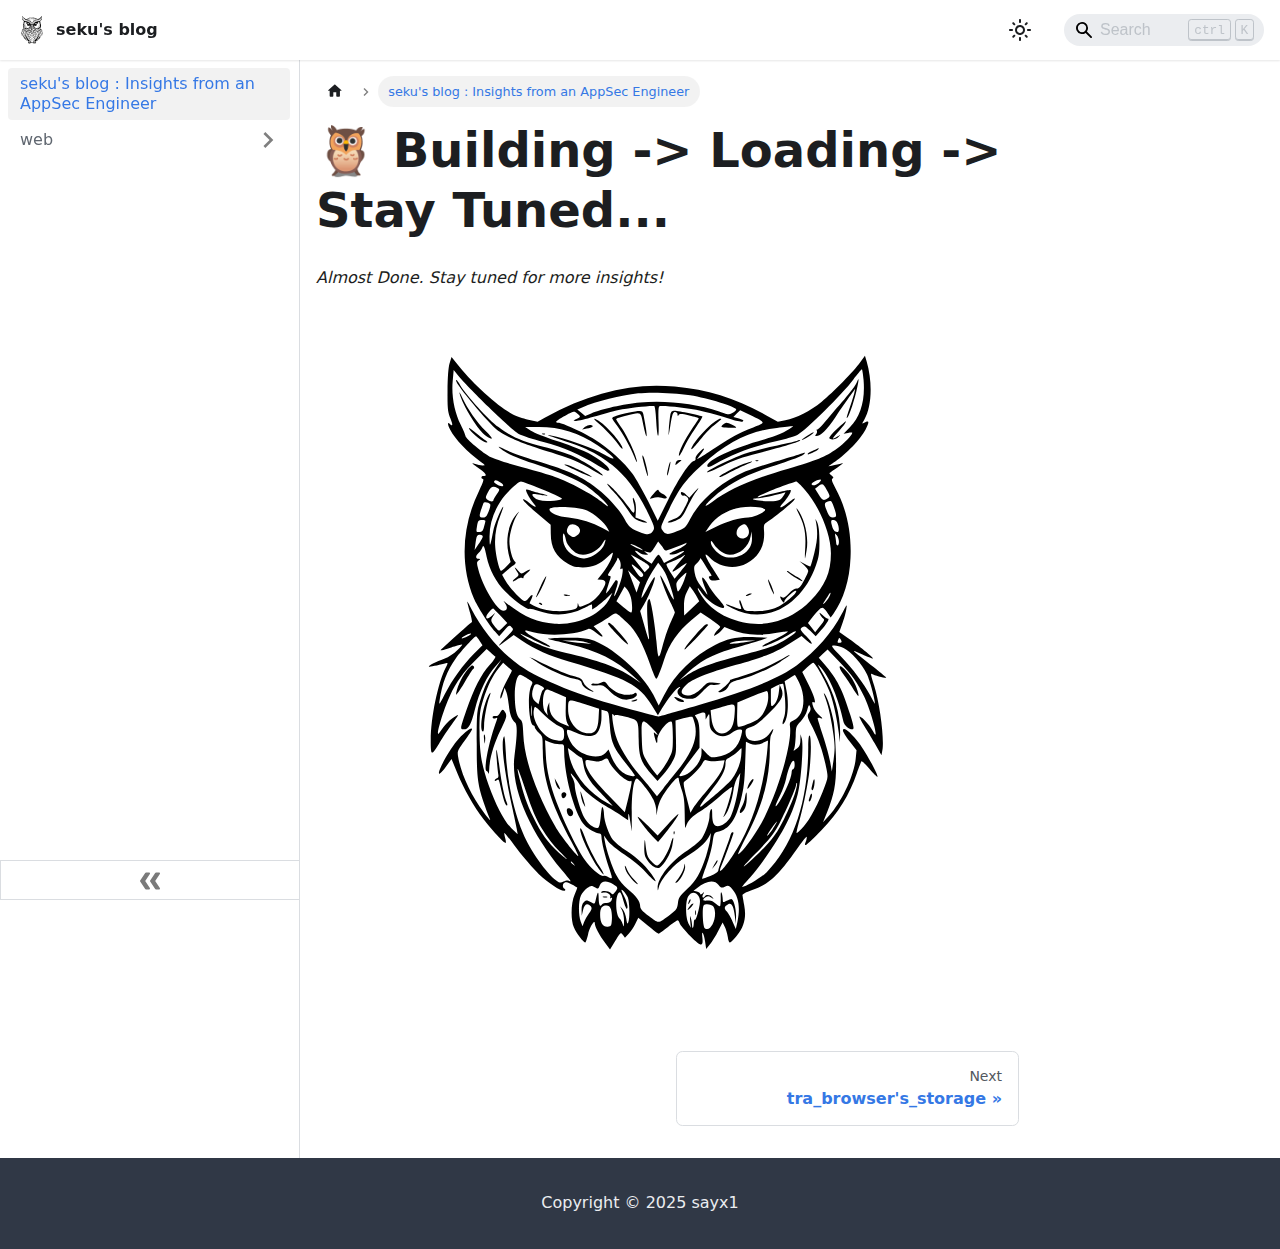
<file: index.html>
<!doctype html>
<html lang="en" dir="ltr" class="docs-wrapper plugin-docs plugin-id-default docs-version-current docs-doc-page docs-doc-id-intro" data-has-hydrated="false">
<head>
<meta charset="UTF-8">
<meta name="generator" content="Docusaurus v3.7.0">
<title data-rh="true">seku&#x27;s blog : Insights from an AppSec Engineer | seku&#x27;s blog</title><meta data-rh="true" name="viewport" content="width=device-width,initial-scale=1"><meta data-rh="true" name="twitter:card" content="summary_large_image"><meta data-rh="true" property="og:image" content="https://sureshpantha.com.np/img/docusaurus-social-card.jpg"><meta data-rh="true" name="twitter:image" content="https://sureshpantha.com.np/img/docusaurus-social-card.jpg"><meta data-rh="true" property="og:url" content="https://sureshpantha.com.np/"><meta data-rh="true" property="og:locale" content="en"><meta data-rh="true" name="docusaurus_locale" content="en"><meta data-rh="true" name="docsearch:language" content="en"><meta data-rh="true" name="docusaurus_version" content="current"><meta data-rh="true" name="docusaurus_tag" content="docs-default-current"><meta data-rh="true" name="docsearch:version" content="current"><meta data-rh="true" name="docsearch:docusaurus_tag" content="docs-default-current"><meta data-rh="true" property="og:title" content="seku&#x27;s blog : Insights from an AppSec Engineer | seku&#x27;s blog"><meta data-rh="true" name="description" content="Almost Done. Stay tuned for more insights!"><meta data-rh="true" property="og:description" content="Almost Done. Stay tuned for more insights!"><link data-rh="true" rel="icon" href="/img/favicon.ico"><link data-rh="true" rel="canonical" href="https://sureshpantha.com.np/"><link data-rh="true" rel="alternate" href="https://sureshpantha.com.np/" hreflang="en"><link data-rh="true" rel="alternate" href="https://sureshpantha.com.np/" hreflang="x-default"><script data-rh="true">function insertBanner(){var n=document.createElement("div");n.id="__docusaurus-base-url-issue-banner-container";n.innerHTML='\n<div id="__docusaurus-base-url-issue-banner" style="border: thick solid red; background-color: rgb(255, 230, 179); margin: 20px; padding: 20px; font-size: 20px;">\n   <p style="font-weight: bold; font-size: 30px;">Your Docusaurus site did not load properly.</p>\n   <p>A very common reason is a wrong site <a href="https://docusaurus.io/docs/docusaurus.config.js/#baseUrl" style="font-weight: bold;">baseUrl configuration</a>.</p>\n   <p>Current configured baseUrl = <span style="font-weight: bold; color: red;">/</span>  (default value)</p>\n   <p>We suggest trying baseUrl = <span id="__docusaurus-base-url-issue-banner-suggestion-container" style="font-weight: bold; color: green;"></span></p>\n</div>\n',document.body.prepend(n);var e=document.getElementById("__docusaurus-base-url-issue-banner-suggestion-container"),s=window.location.pathname,o="/"===s.substr(-1)?s:s+"/";e.innerHTML=o}document.addEventListener("DOMContentLoaded",(function(){void 0===window.docusaurus&&insertBanner()}))</script><link rel="stylesheet" href="/assets/css/styles.76671e14.css">
<script src="/assets/js/runtime~main.6f1ead4f.js" defer="defer"></script>
<script src="/assets/js/main.2fa5b5a5.js" defer="defer"></script>
</head>
<body class="navigation-with-keyboard">
<script>!function(){function t(t){document.documentElement.setAttribute("data-theme",t)}var e=function(){try{return new URLSearchParams(window.location.search).get("docusaurus-theme")}catch(t){}}()||function(){try{return window.localStorage.getItem("theme")}catch(t){}}();t(null!==e?e:"light")}(),function(){try{const n=new URLSearchParams(window.location.search).entries();for(var[t,e]of n)if(t.startsWith("docusaurus-data-")){var a=t.replace("docusaurus-data-","data-");document.documentElement.setAttribute(a,e)}}catch(t){}}()</script><div id="__docusaurus"><link rel="preload" as="image" href="/img/logo.svg"><div role="region" aria-label="Skip to main content"><a class="skipToContent_fXgn" href="#__docusaurus_skipToContent_fallback">Skip to main content</a></div><nav aria-label="Main" class="navbar navbar--fixed-top"><div class="navbar__inner"><div class="navbar__items"><a class="navbar__brand" href="/"><div class="navbar__logo"><img src="/img/logo.svg" alt="owl" class="themedComponent_mlkZ themedComponent--light_NVdE"><img src="/img/logo.svg" alt="owl" class="themedComponent_mlkZ themedComponent--dark_xIcU"></div><b class="navbar__title text--truncate">seku&#x27;s blog</b></a></div><div class="navbar__items navbar__items--right"><div class="toggle_vylO colorModeToggle_DEke"><button class="clean-btn toggleButton_gllP toggleButtonDisabled_aARS" type="button" disabled="" title="Switch between dark and light mode (currently light mode)" aria-label="Switch between dark and light mode (currently light mode)" aria-live="polite" aria-pressed="false"><svg viewBox="0 0 24 24" width="24" height="24" class="lightToggleIcon_pyhR"><path fill="currentColor" d="M12,9c1.65,0,3,1.35,3,3s-1.35,3-3,3s-3-1.35-3-3S10.35,9,12,9 M12,7c-2.76,0-5,2.24-5,5s2.24,5,5,5s5-2.24,5-5 S14.76,7,12,7L12,7z M2,13l2,0c0.55,0,1-0.45,1-1s-0.45-1-1-1l-2,0c-0.55,0-1,0.45-1,1S1.45,13,2,13z M20,13l2,0c0.55,0,1-0.45,1-1 s-0.45-1-1-1l-2,0c-0.55,0-1,0.45-1,1S19.45,13,20,13z M11,2v2c0,0.55,0.45,1,1,1s1-0.45,1-1V2c0-0.55-0.45-1-1-1S11,1.45,11,2z M11,20v2c0,0.55,0.45,1,1,1s1-0.45,1-1v-2c0-0.55-0.45-1-1-1C11.45,19,11,19.45,11,20z M5.99,4.58c-0.39-0.39-1.03-0.39-1.41,0 c-0.39,0.39-0.39,1.03,0,1.41l1.06,1.06c0.39,0.39,1.03,0.39,1.41,0s0.39-1.03,0-1.41L5.99,4.58z M18.36,16.95 c-0.39-0.39-1.03-0.39-1.41,0c-0.39,0.39-0.39,1.03,0,1.41l1.06,1.06c0.39,0.39,1.03,0.39,1.41,0c0.39-0.39,0.39-1.03,0-1.41 L18.36,16.95z M19.42,5.99c0.39-0.39,0.39-1.03,0-1.41c-0.39-0.39-1.03-0.39-1.41,0l-1.06,1.06c-0.39,0.39-0.39,1.03,0,1.41 s1.03,0.39,1.41,0L19.42,5.99z M7.05,18.36c0.39-0.39,0.39-1.03,0-1.41c-0.39-0.39-1.03-0.39-1.41,0l-1.06,1.06 c-0.39,0.39-0.39,1.03,0,1.41s1.03,0.39,1.41,0L7.05,18.36z"></path></svg><svg viewBox="0 0 24 24" width="24" height="24" class="darkToggleIcon_wfgR"><path fill="currentColor" d="M9.37,5.51C9.19,6.15,9.1,6.82,9.1,7.5c0,4.08,3.32,7.4,7.4,7.4c0.68,0,1.35-0.09,1.99-0.27C17.45,17.19,14.93,19,12,19 c-3.86,0-7-3.14-7-7C5,9.07,6.81,6.55,9.37,5.51z M12,3c-4.97,0-9,4.03-9,9s4.03,9,9,9s9-4.03,9-9c0-0.46-0.04-0.92-0.1-1.36 c-0.98,1.37-2.58,2.26-4.4,2.26c-2.98,0-5.4-2.42-5.4-5.4c0-1.81,0.89-3.42,2.26-4.4C12.92,3.04,12.46,3,12,3L12,3z"></path></svg></button></div><div class="navbarSearchContainer_Bca1"><div class="navbar__search searchBarContainer_NW3z" dir="ltr"><input placeholder="Search" aria-label="Search" class="navbar__search-input searchInput_YFbd" value=""><div class="loadingRing_RJI3 searchBarLoadingRing_YnHq"><div></div><div></div><div></div><div></div></div></div></div></div></div><div role="presentation" class="navbar-sidebar__backdrop"></div></nav><div id="__docusaurus_skipToContent_fallback" class="main-wrapper mainWrapper_z2l0"><div class="docsWrapper_hBAB"><button aria-label="Scroll back to top" class="clean-btn theme-back-to-top-button backToTopButton_sjWU" type="button"></button><div class="docRoot_UBD9"><aside class="theme-doc-sidebar-container docSidebarContainer_YfHR"><div class="sidebarViewport_aRkj"><div class="sidebar_njMd"><nav aria-label="Docs sidebar" class="menu thin-scrollbar menu_SIkG"><ul class="theme-doc-sidebar-menu menu__list"><li class="theme-doc-sidebar-item-link theme-doc-sidebar-item-link-level-1 menu__list-item"><a class="menu__link menu__link--active" aria-current="page" href="/">seku&#x27;s blog : Insights from an AppSec Engineer</a></li><li class="theme-doc-sidebar-item-category theme-doc-sidebar-item-category-level-1 menu__list-item menu__list-item--collapsed"><div class="menu__list-item-collapsible"><a class="menu__link menu__link--sublist menu__link--sublist-caret" role="button" aria-expanded="false" href="/web/threat_modeling_browser&#x27;s_storage">web</a></div></li></ul></nav><button type="button" title="Collapse sidebar" aria-label="Collapse sidebar" class="button button--secondary button--outline collapseSidebarButton_PEFL"><svg width="20" height="20" aria-hidden="true" class="collapseSidebarButtonIcon_kv0_"><g fill="#7a7a7a"><path d="M9.992 10.023c0 .2-.062.399-.172.547l-4.996 7.492a.982.982 0 01-.828.454H1c-.55 0-1-.453-1-1 0-.2.059-.403.168-.551l4.629-6.942L.168 3.078A.939.939 0 010 2.528c0-.548.45-.997 1-.997h2.996c.352 0 .649.18.828.45L9.82 9.472c.11.148.172.347.172.55zm0 0"></path><path d="M19.98 10.023c0 .2-.058.399-.168.547l-4.996 7.492a.987.987 0 01-.828.454h-3c-.547 0-.996-.453-.996-1 0-.2.059-.403.168-.551l4.625-6.942-4.625-6.945a.939.939 0 01-.168-.55 1 1 0 01.996-.997h3c.348 0 .649.18.828.45l4.996 7.492c.11.148.168.347.168.55zm0 0"></path></g></svg></button></div></div></aside><main class="docMainContainer_TBSr"><div class="container padding-top--md padding-bottom--lg"><div class="row"><div class="col docItemCol_VOVn"><div class="docItemContainer_Djhp"><article><nav class="theme-doc-breadcrumbs breadcrumbsContainer_Z_bl" aria-label="Breadcrumbs"><ul class="breadcrumbs" itemscope="" itemtype="https://schema.org/BreadcrumbList"><li class="breadcrumbs__item"><a aria-label="Home page" class="breadcrumbs__link" href="/"><svg viewBox="0 0 24 24" class="breadcrumbHomeIcon_YNFT"><path d="M10 19v-5h4v5c0 .55.45 1 1 1h3c.55 0 1-.45 1-1v-7h1.7c.46 0 .68-.57.33-.87L12.67 3.6c-.38-.34-.96-.34-1.34 0l-8.36 7.53c-.34.3-.13.87.33.87H5v7c0 .55.45 1 1 1h3c.55 0 1-.45 1-1z" fill="currentColor"></path></svg></a></li><li itemscope="" itemprop="itemListElement" itemtype="https://schema.org/ListItem" class="breadcrumbs__item breadcrumbs__item--active"><span class="breadcrumbs__link" itemprop="name">seku&#x27;s blog : Insights from an AppSec Engineer</span><meta itemprop="position" content="1"></li></ul></nav><div class="theme-doc-markdown markdown"><header><h1>🦉 Building -&gt; Loading -&gt; Stay Tuned...</h1></header>
<p><em>Almost Done. Stay tuned for more insights!</em></p>
<p><img decoding="async" loading="lazy" alt="owl.png" src="/assets/images/logo-02f020590c76ddb3a2b3cd92f7b837e3.svg" width="683" height="683" class="img_ev3q"></p></div></article><nav class="pagination-nav docusaurus-mt-lg" aria-label="Docs pages"><a class="pagination-nav__link pagination-nav__link--next" href="/web/threat_modeling_browser&#x27;s_storage"><div class="pagination-nav__sublabel">Next</div><div class="pagination-nav__label">tra_browser&#x27;s_storage</div></a></nav></div></div></div></div></main></div></div></div><footer class="footer footer--dark"><div class="container container-fluid"><div class="footer__bottom text--center"><div class="footer__copyright">Copyright © 2025 sayx1</div></div></div></footer></div>
</body>
</html>
</file>
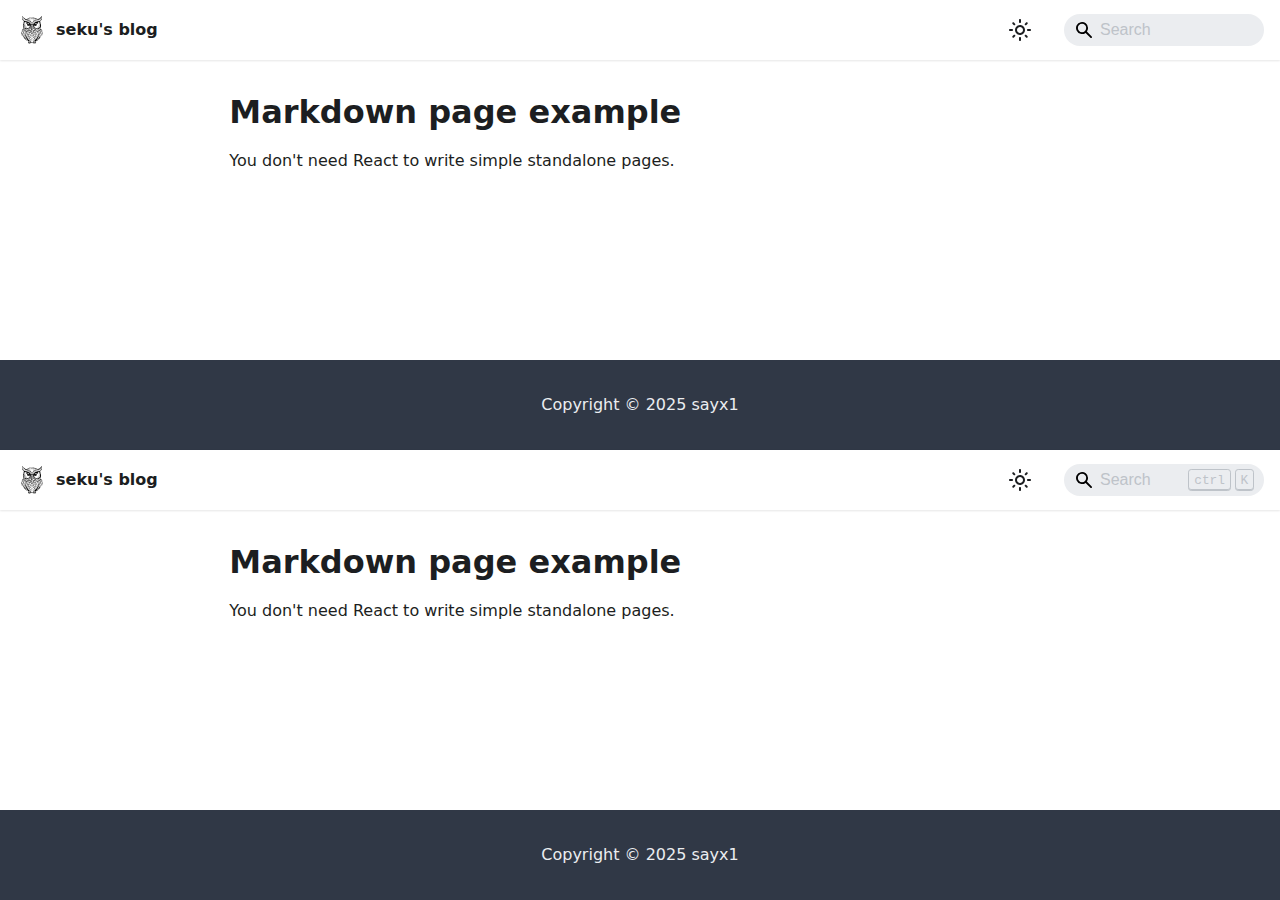
<file: markdown-page/index.html>
<!doctype html>
<html lang="en" dir="ltr" class="mdx-wrapper mdx-page plugin-pages plugin-id-default" data-has-hydrated="false">
<head>
<meta charset="UTF-8">
<meta name="generator" content="Docusaurus v3.7.0">
<title data-rh="true">Markdown page example | seku&#x27;s blog</title><meta data-rh="true" name="viewport" content="width=device-width,initial-scale=1"><meta data-rh="true" name="twitter:card" content="summary_large_image"><meta data-rh="true" property="og:image" content="https://sureshpantha.com.np/img/docusaurus-social-card.jpg"><meta data-rh="true" name="twitter:image" content="https://sureshpantha.com.np/img/docusaurus-social-card.jpg"><meta data-rh="true" property="og:url" content="https://sureshpantha.com.np/markdown-page"><meta data-rh="true" property="og:locale" content="en"><meta data-rh="true" name="docusaurus_locale" content="en"><meta data-rh="true" name="docusaurus_tag" content="default"><meta data-rh="true" name="docsearch:language" content="en"><meta data-rh="true" name="docsearch:docusaurus_tag" content="default"><meta data-rh="true" property="og:title" content="Markdown page example | seku&#x27;s blog"><meta data-rh="true" name="description" content="You don&#x27;t need React to write simple standalone pages."><meta data-rh="true" property="og:description" content="You don&#x27;t need React to write simple standalone pages."><link data-rh="true" rel="icon" href="/img/favicon.ico"><link data-rh="true" rel="canonical" href="https://sureshpantha.com.np/markdown-page"><link data-rh="true" rel="alternate" href="https://sureshpantha.com.np/markdown-page" hreflang="en"><link data-rh="true" rel="alternate" href="https://sureshpantha.com.np/markdown-page" hreflang="x-default"><link rel="stylesheet" href="/assets/css/styles.76671e14.css">
<script src="/assets/js/runtime~main.6f1ead4f.js" defer="defer"></script>
<script src="/assets/js/main.2fa5b5a5.js" defer="defer"></script>
</head>
<body class="navigation-with-keyboard">
<script>!function(){function t(t){document.documentElement.setAttribute("data-theme",t)}var e=function(){try{return new URLSearchParams(window.location.search).get("docusaurus-theme")}catch(t){}}()||function(){try{return window.localStorage.getItem("theme")}catch(t){}}();t(null!==e?e:"light")}(),function(){try{const n=new URLSearchParams(window.location.search).entries();for(var[t,e]of n)if(t.startsWith("docusaurus-data-")){var a=t.replace("docusaurus-data-","data-");document.documentElement.setAttribute(a,e)}}catch(t){}}()</script><div id="__docusaurus"><link rel="preload" as="image" href="/img/logo.svg"><div role="region" aria-label="Skip to main content"><a class="skipToContent_fXgn" href="#__docusaurus_skipToContent_fallback">Skip to main content</a></div><nav aria-label="Main" class="navbar navbar--fixed-top"><div class="navbar__inner"><div class="navbar__items"><a class="navbar__brand" href="/"><div class="navbar__logo"><img src="/img/logo.svg" alt="owl" class="themedComponent_mlkZ themedComponent--light_NVdE"><img src="/img/logo.svg" alt="owl" class="themedComponent_mlkZ themedComponent--dark_xIcU"></div><b class="navbar__title text--truncate">seku&#x27;s blog</b></a></div><div class="navbar__items navbar__items--right"><div class="toggle_vylO colorModeToggle_DEke"><button class="clean-btn toggleButton_gllP toggleButtonDisabled_aARS" type="button" disabled="" title="Switch between dark and light mode (currently light mode)" aria-label="Switch between dark and light mode (currently light mode)" aria-live="polite" aria-pressed="false"><svg viewBox="0 0 24 24" width="24" height="24" class="lightToggleIcon_pyhR"><path fill="currentColor" d="M12,9c1.65,0,3,1.35,3,3s-1.35,3-3,3s-3-1.35-3-3S10.35,9,12,9 M12,7c-2.76,0-5,2.24-5,5s2.24,5,5,5s5-2.24,5-5 S14.76,7,12,7L12,7z M2,13l2,0c0.55,0,1-0.45,1-1s-0.45-1-1-1l-2,0c-0.55,0-1,0.45-1,1S1.45,13,2,13z M20,13l2,0c0.55,0,1-0.45,1-1 s-0.45-1-1-1l-2,0c-0.55,0-1,0.45-1,1S19.45,13,20,13z M11,2v2c0,0.55,0.45,1,1,1s1-0.45,1-1V2c0-0.55-0.45-1-1-1S11,1.45,11,2z M11,20v2c0,0.55,0.45,1,1,1s1-0.45,1-1v-2c0-0.55-0.45-1-1-1C11.45,19,11,19.45,11,20z M5.99,4.58c-0.39-0.39-1.03-0.39-1.41,0 c-0.39,0.39-0.39,1.03,0,1.41l1.06,1.06c0.39,0.39,1.03,0.39,1.41,0s0.39-1.03,0-1.41L5.99,4.58z M18.36,16.95 c-0.39-0.39-1.03-0.39-1.41,0c-0.39,0.39-0.39,1.03,0,1.41l1.06,1.06c0.39,0.39,1.03,0.39,1.41,0c0.39-0.39,0.39-1.03,0-1.41 L18.36,16.95z M19.42,5.99c0.39-0.39,0.39-1.03,0-1.41c-0.39-0.39-1.03-0.39-1.41,0l-1.06,1.06c-0.39,0.39-0.39,1.03,0,1.41 s1.03,0.39,1.41,0L19.42,5.99z M7.05,18.36c0.39-0.39,0.39-1.03,0-1.41c-0.39-0.39-1.03-0.39-1.41,0l-1.06,1.06 c-0.39,0.39-0.39,1.03,0,1.41s1.03,0.39,1.41,0L7.05,18.36z"></path></svg><svg viewBox="0 0 24 24" width="24" height="24" class="darkToggleIcon_wfgR"><path fill="currentColor" d="M9.37,5.51C9.19,6.15,9.1,6.82,9.1,7.5c0,4.08,3.32,7.4,7.4,7.4c0.68,0,1.35-0.09,1.99-0.27C17.45,17.19,14.93,19,12,19 c-3.86,0-7-3.14-7-7C5,9.07,6.81,6.55,9.37,5.51z M12,3c-4.97,0-9,4.03-9,9s4.03,9,9,9s9-4.03,9-9c0-0.46-0.04-0.92-0.1-1.36 c-0.98,1.37-2.58,2.26-4.4,2.26c-2.98,0-5.4-2.42-5.4-5.4c0-1.81,0.89-3.42,2.26-4.4C12.92,3.04,12.46,3,12,3L12,3z"></path></svg></button></div><div class="navbarSearchContainer_Bca1"><div class="navbar__search searchBarContainer_NW3z" dir="ltr"><input placeholder="Search" aria-label="Search" class="navbar__search-input searchInput_YFbd" value=""><div class="loadingRing_RJI3 searchBarLoadingRing_YnHq"><div></div><div></div><div></div><div></div></div></div></div></div></div><div role="presentation" class="navbar-sidebar__backdrop"></div></nav><div id="__docusaurus_skipToContent_fallback" class="main-wrapper mainWrapper_z2l0"><main class="container container--fluid margin-vert--lg"><div class="row mdxPageWrapper_j9I6"><div class="col col--8"><article><header><h1>Markdown page example</h1></header>
<p>You don&#x27;t need React to write simple standalone pages.</p></article></div></div></main></div><footer class="footer footer--dark"><div class="container container-fluid"><div class="footer__bottom text--center"><div class="footer__copyright">Copyright © 2025 sayx1</div></div></div></footer></div>
</body>
</html>
</file>
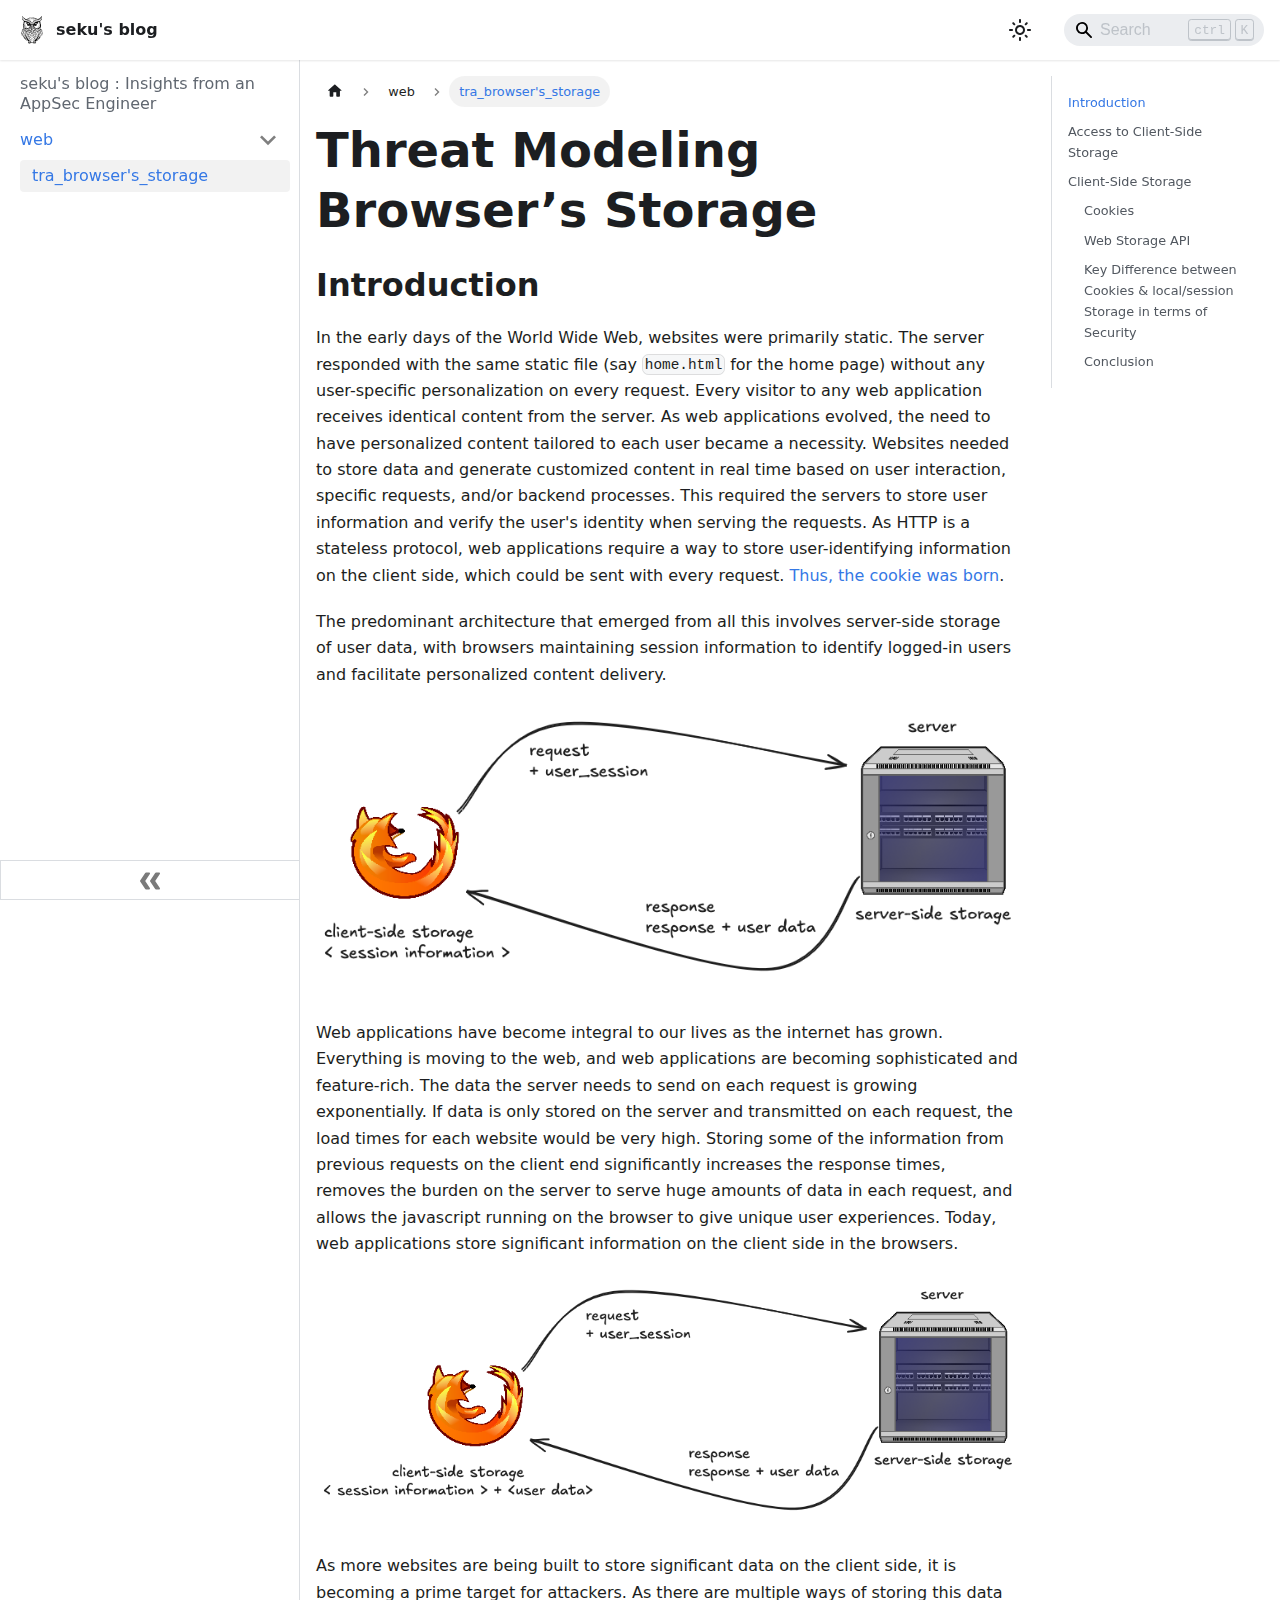
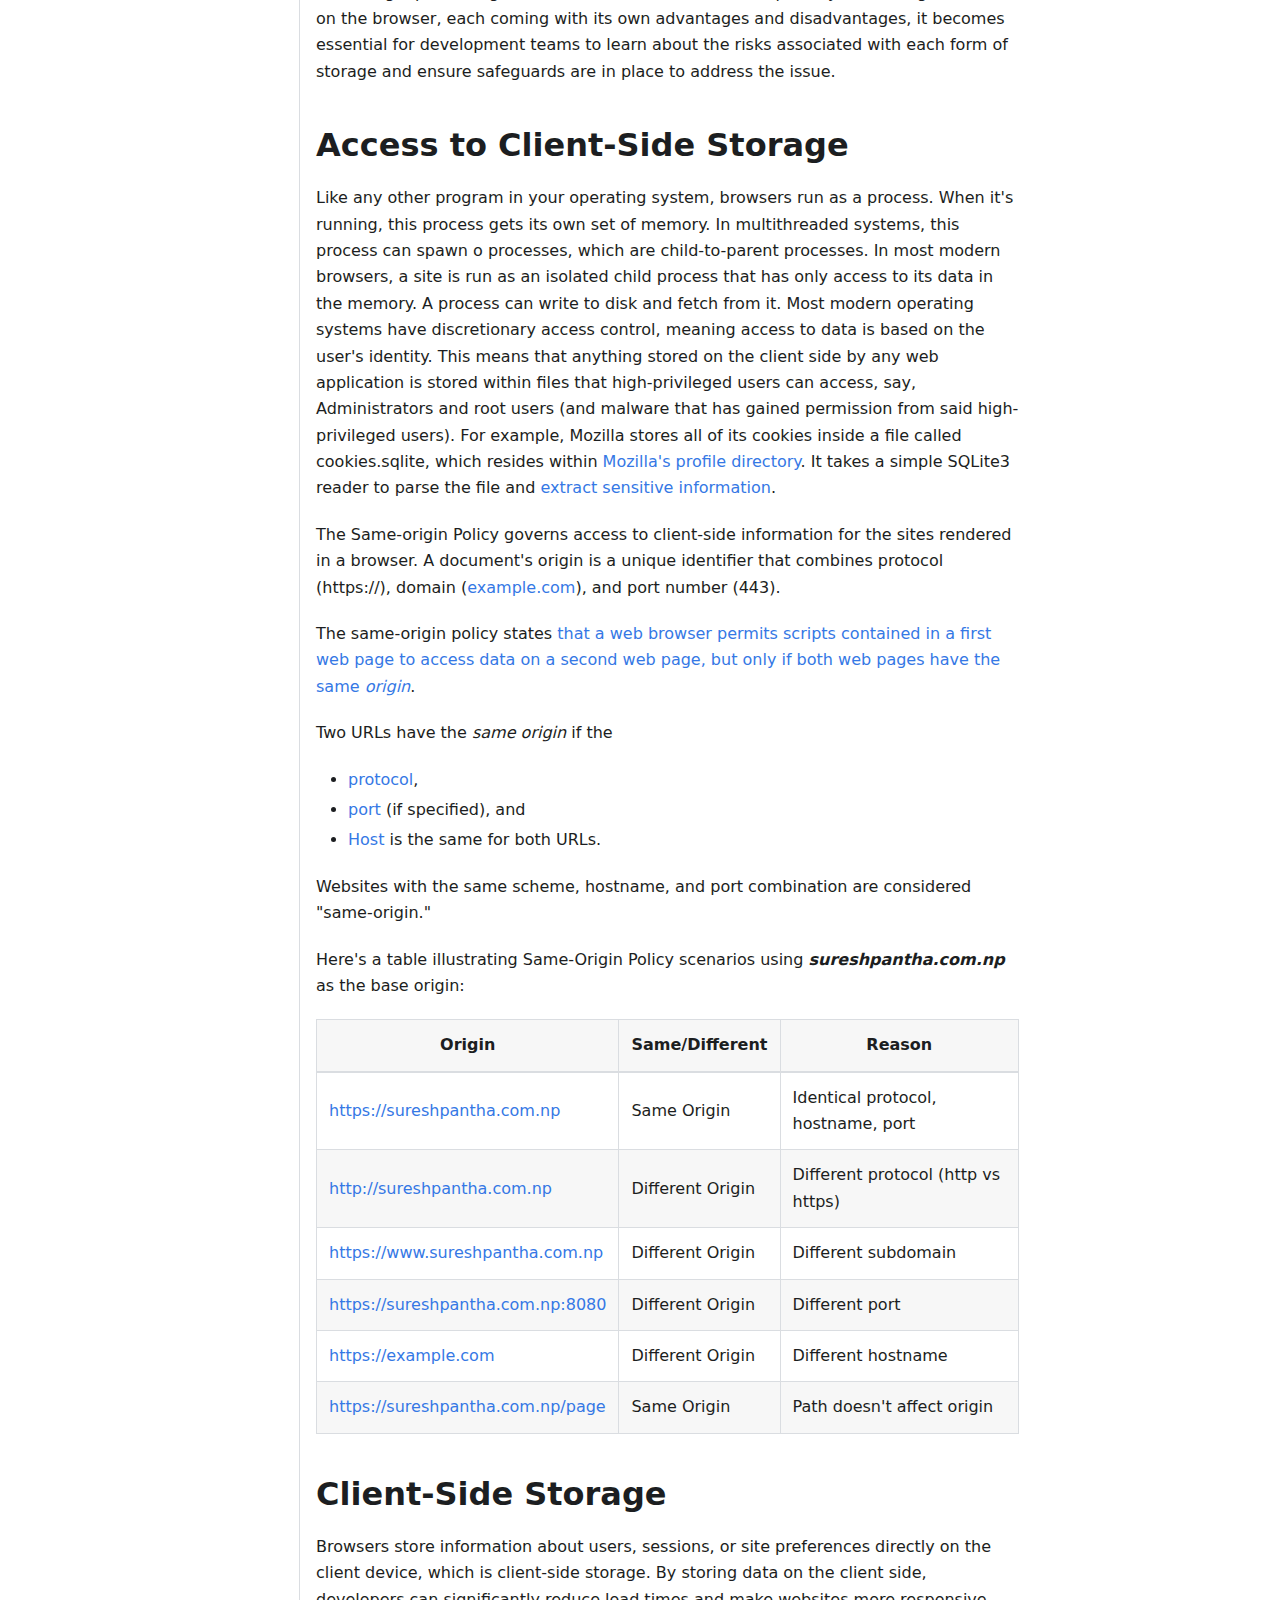
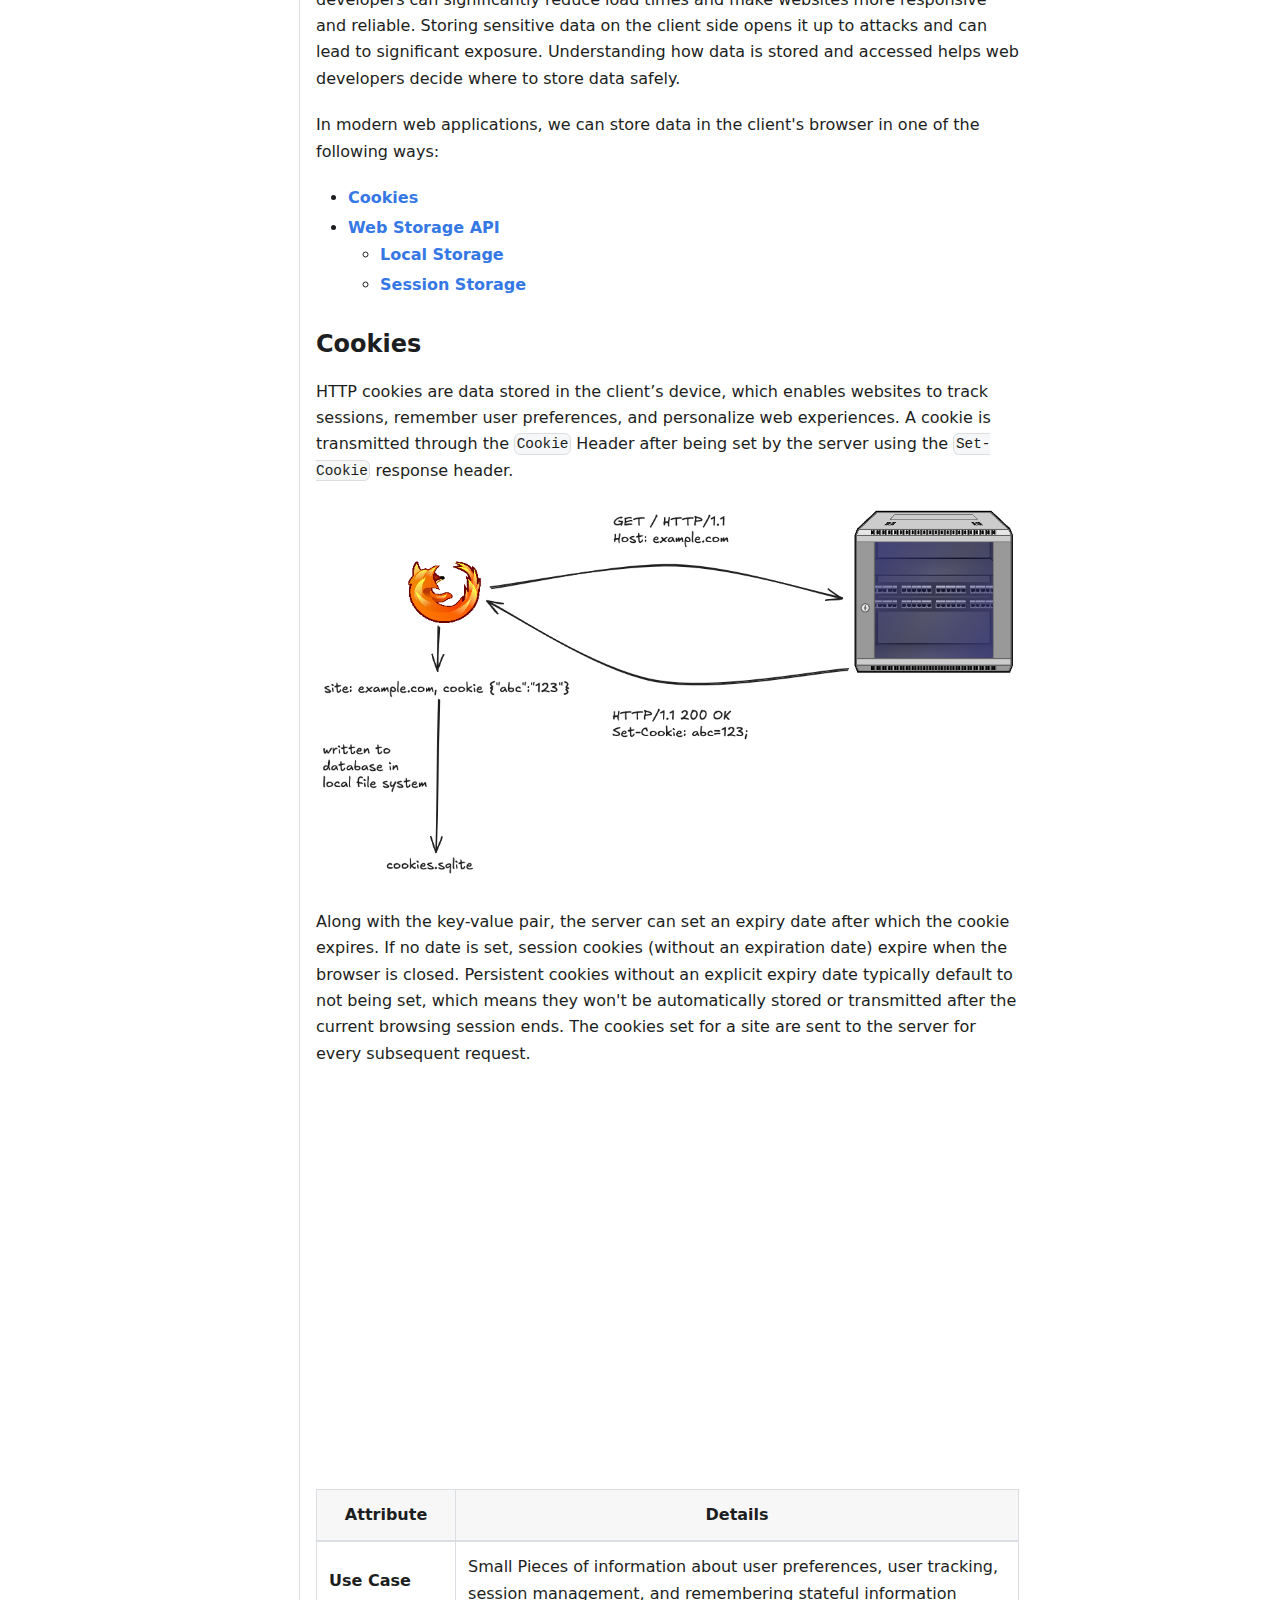
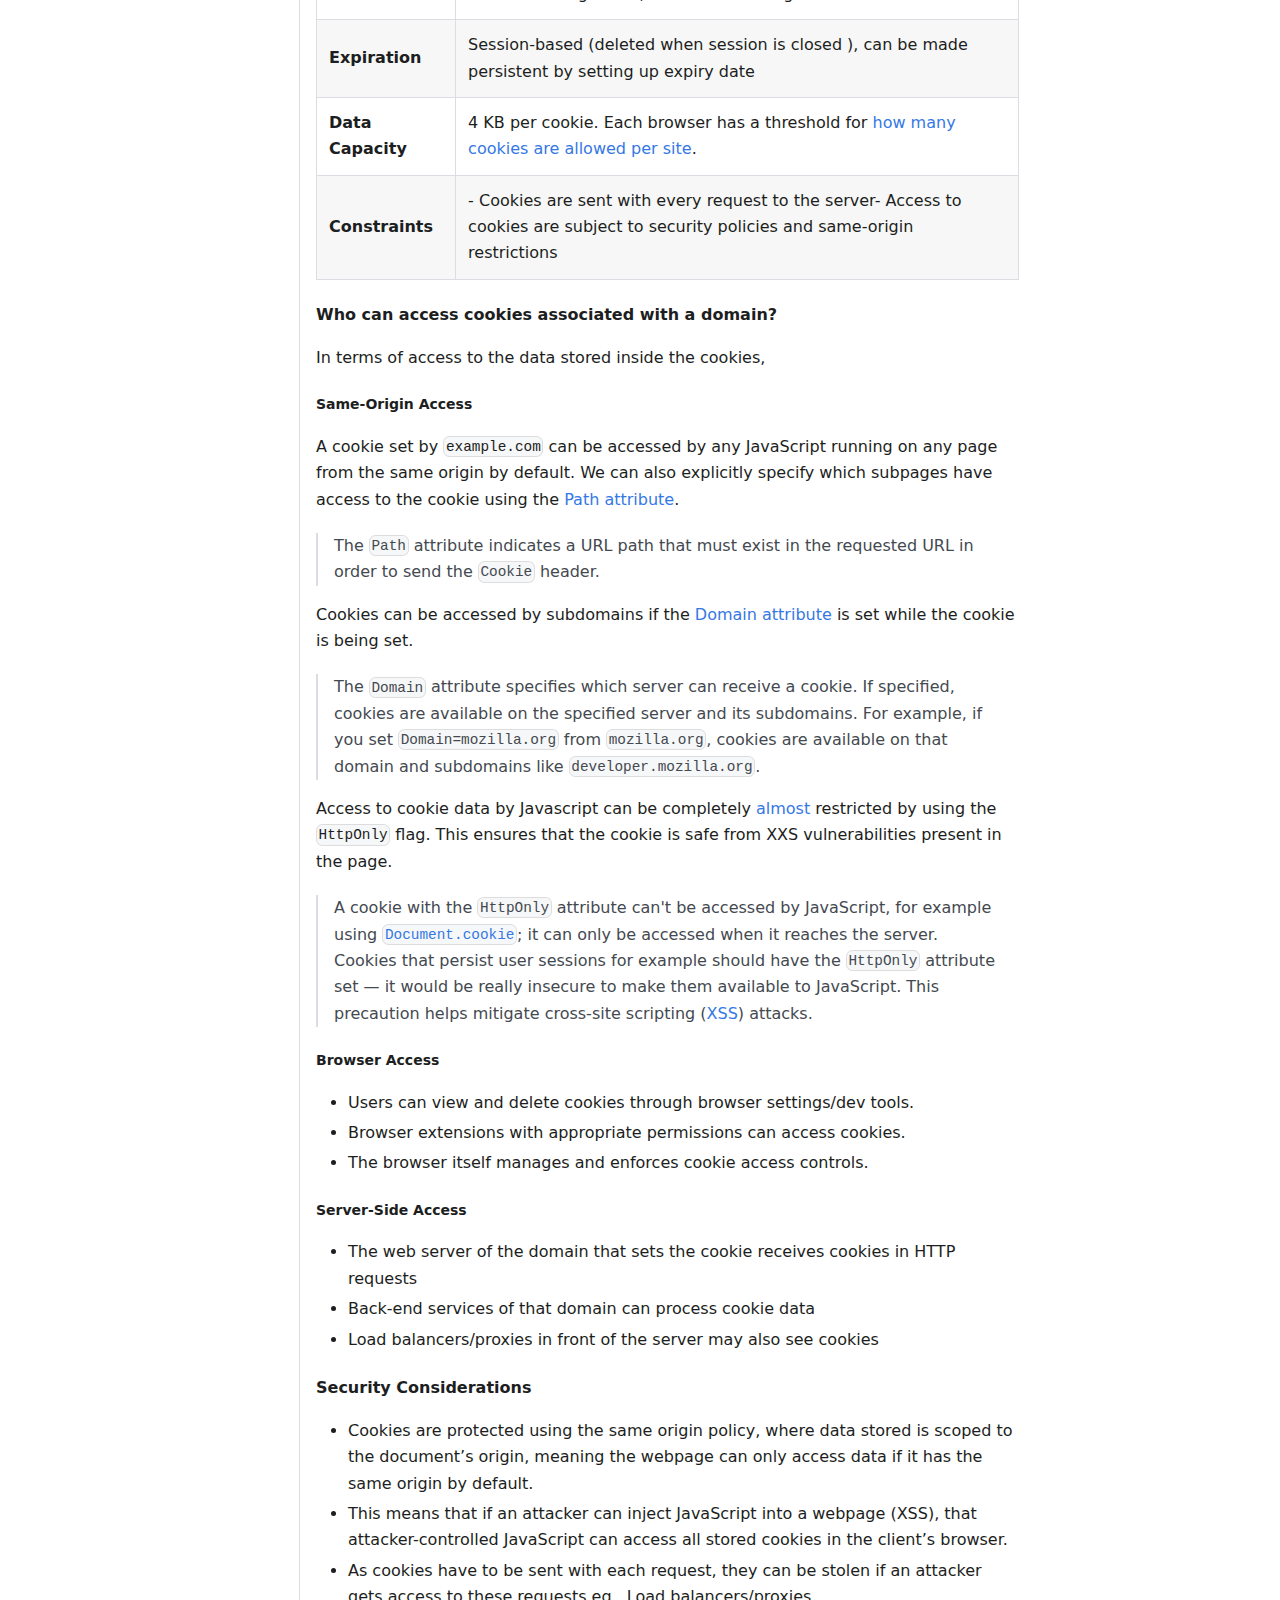
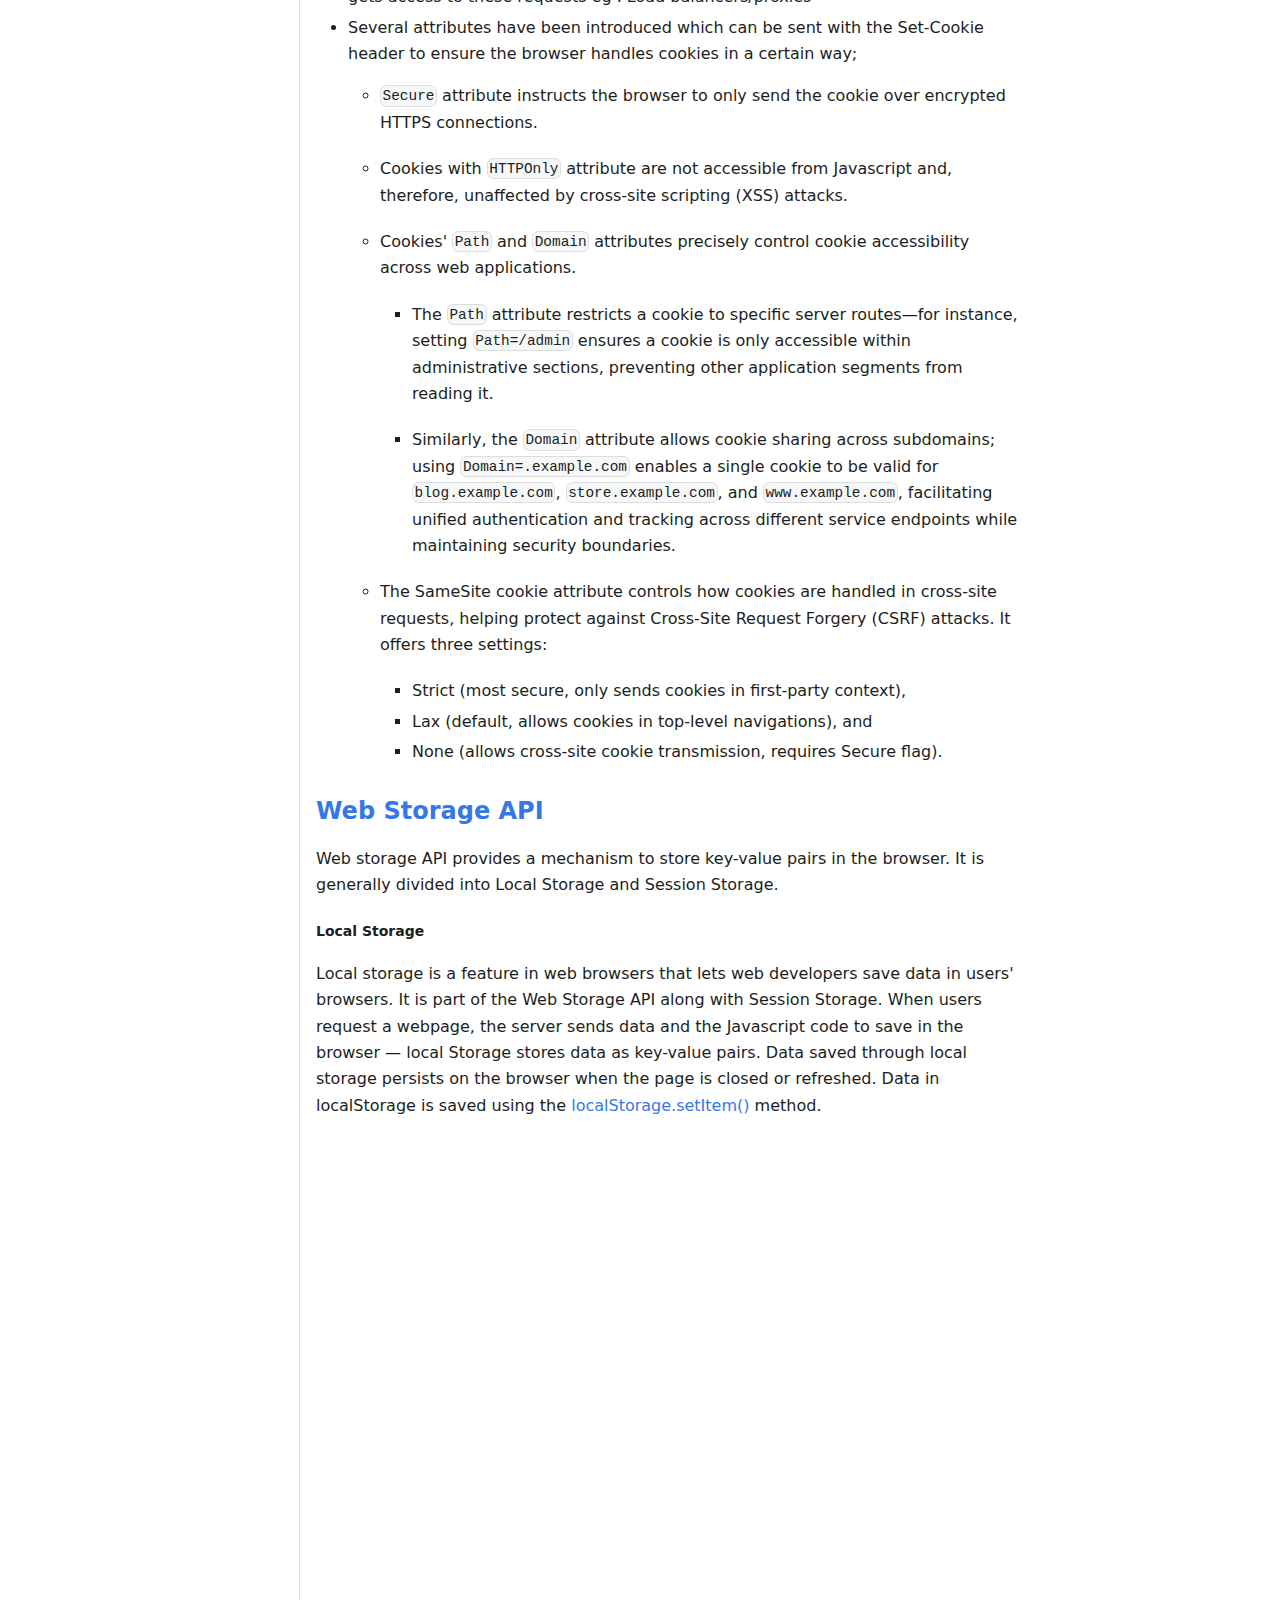
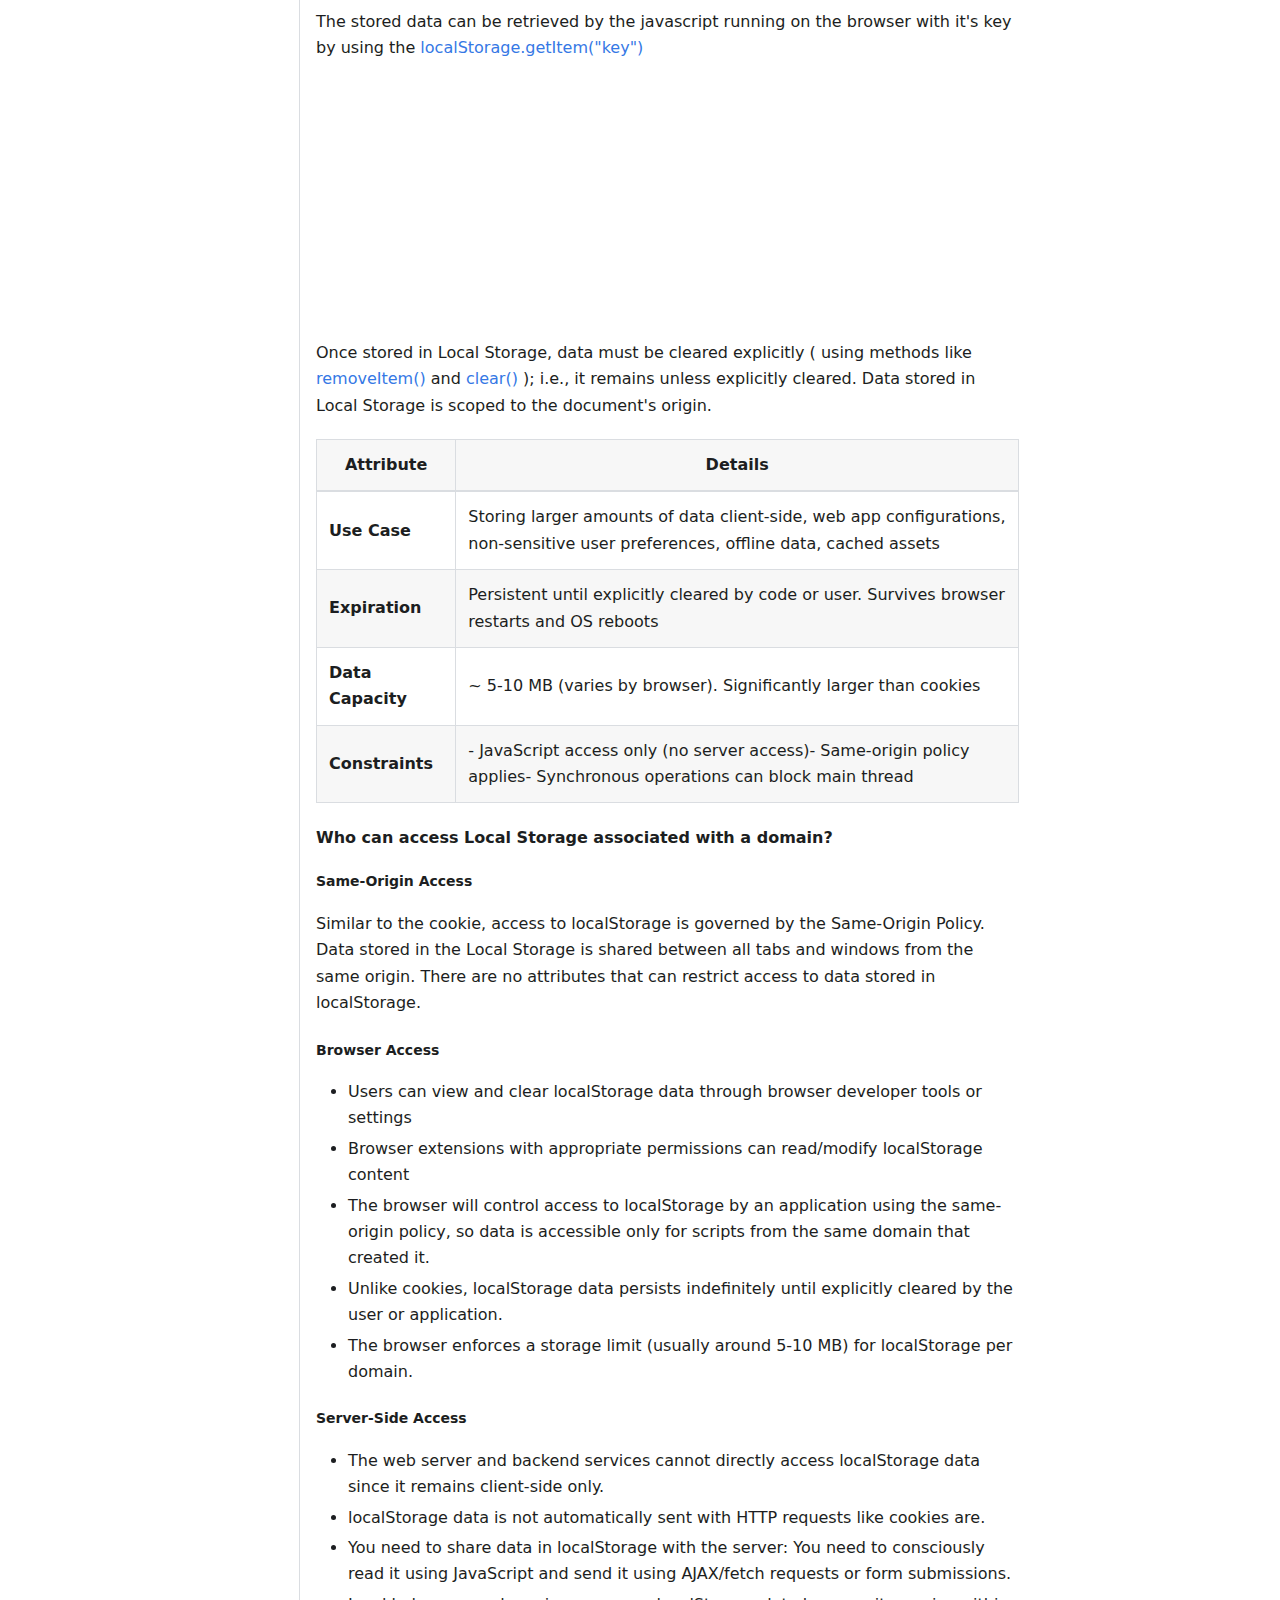
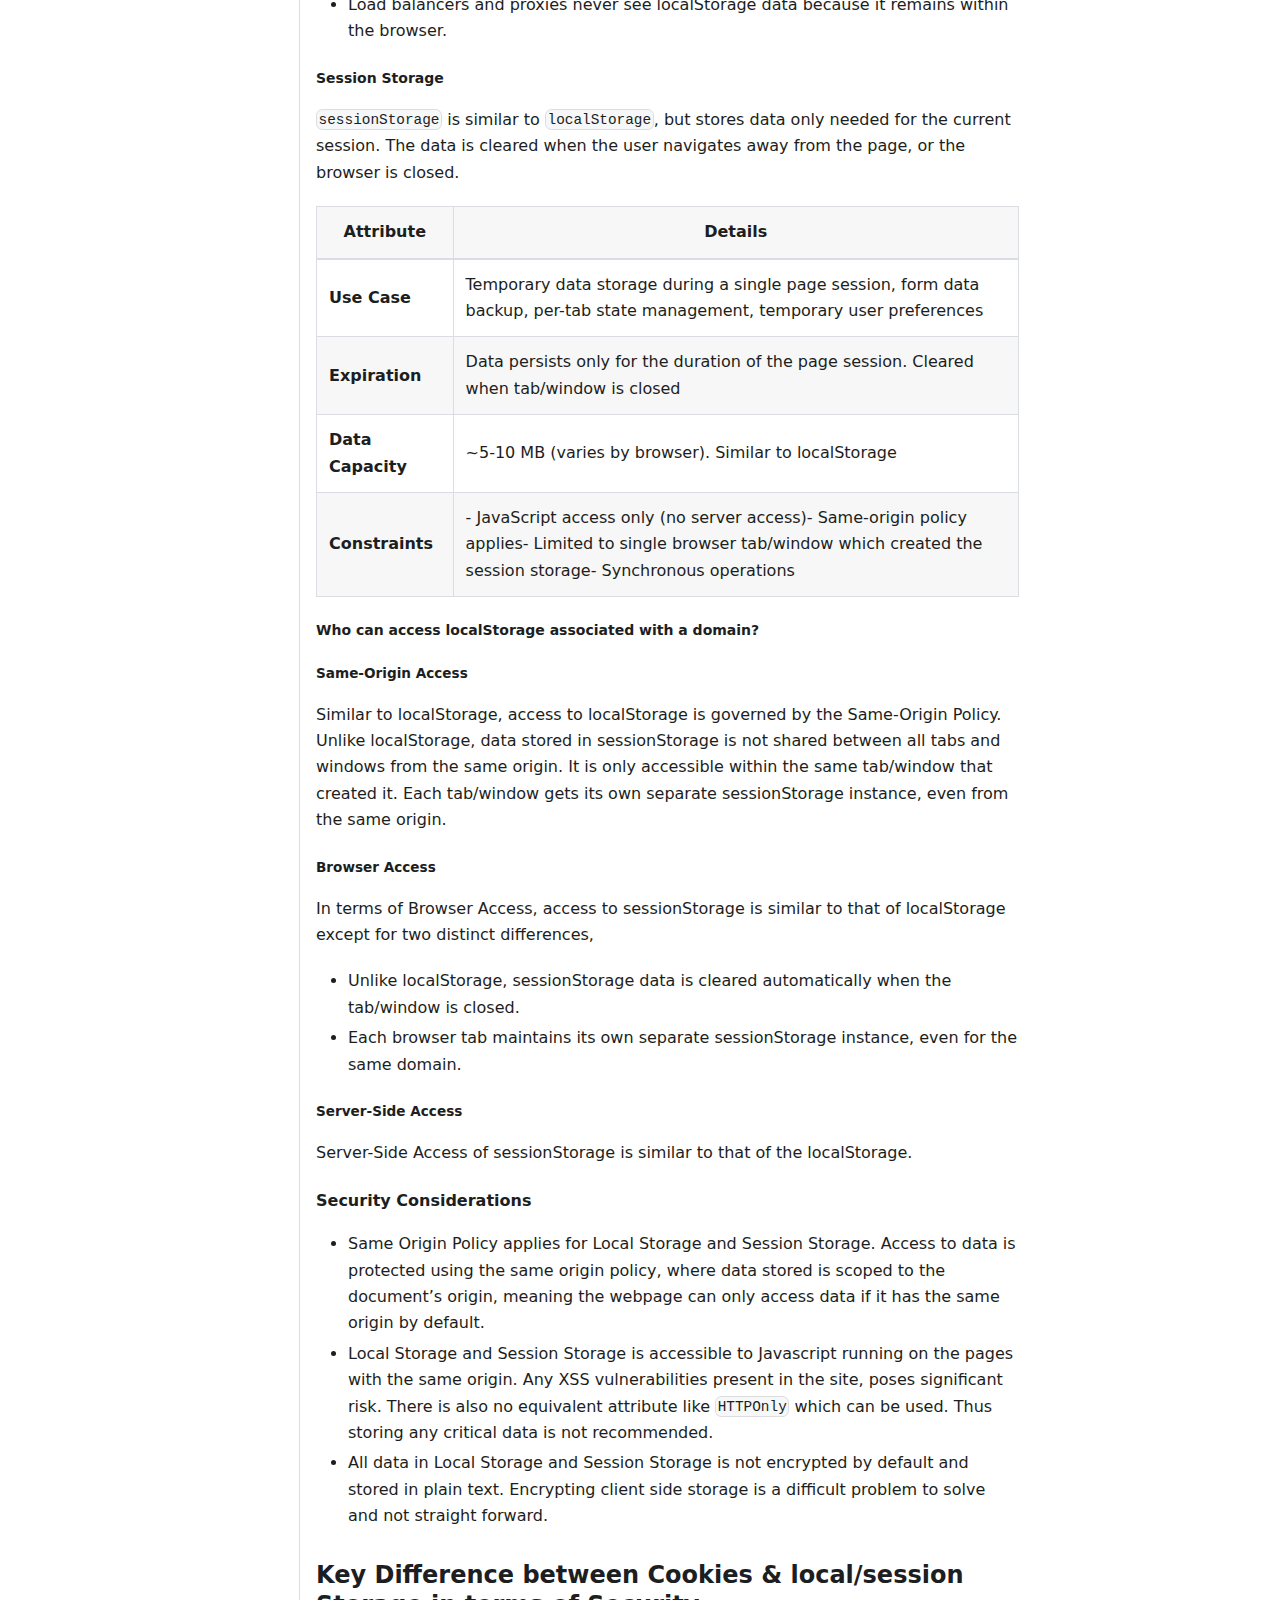
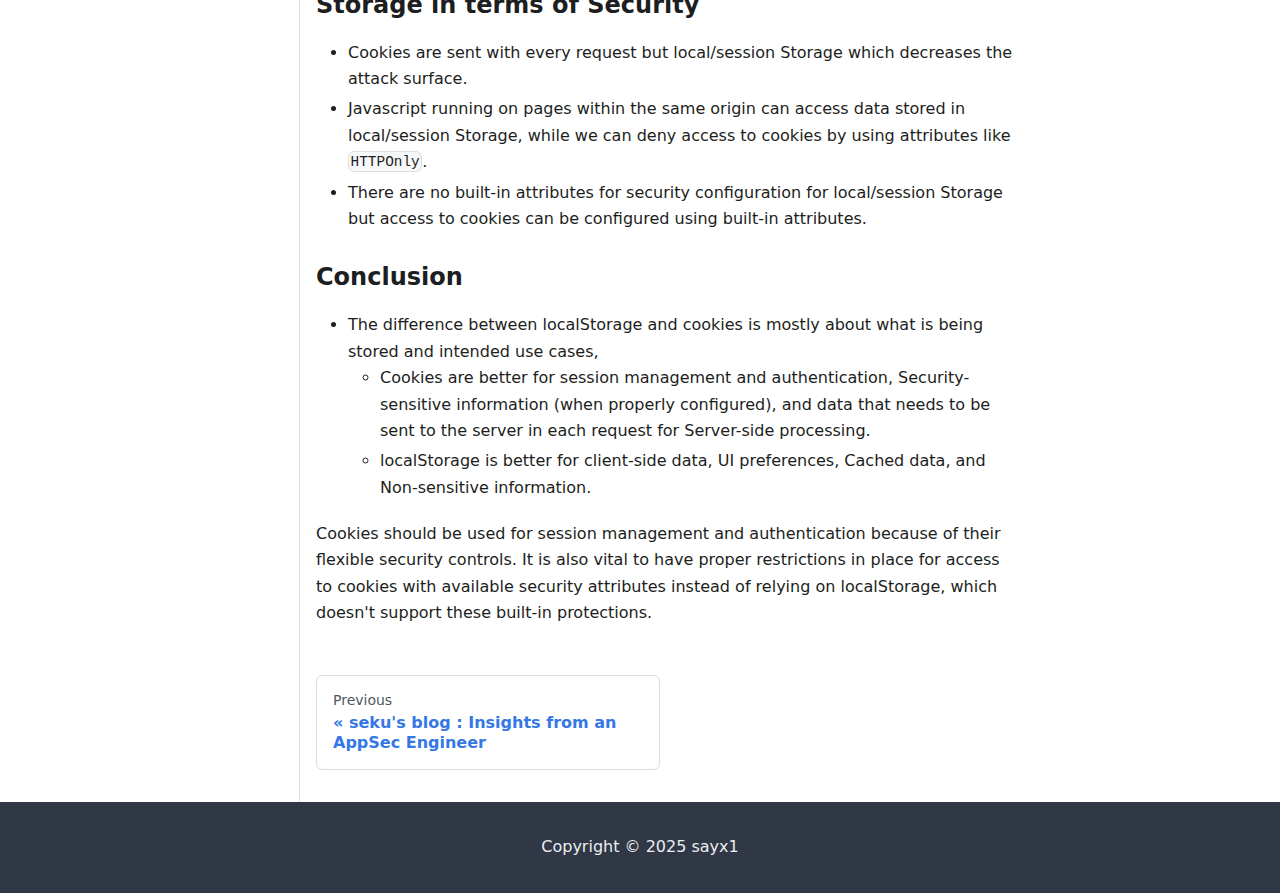
<file: web/threat_modeling_browser's_storage/index.html>
<!doctype html>
<html lang="en" dir="ltr" class="docs-wrapper plugin-docs plugin-id-default docs-version-current docs-doc-page docs-doc-id-web/threat_modeling_browser's_storage" data-has-hydrated="false">
<head>
<meta charset="UTF-8">
<meta name="generator" content="Docusaurus v3.7.0">
<title data-rh="true">Threat Modeling Browser’s Storage | seku&#x27;s blog</title><meta data-rh="true" name="viewport" content="width=device-width,initial-scale=1"><meta data-rh="true" name="twitter:card" content="summary_large_image"><meta data-rh="true" property="og:image" content="https://sureshpantha.com.np/img/docusaurus-social-card.jpg"><meta data-rh="true" name="twitter:image" content="https://sureshpantha.com.np/img/docusaurus-social-card.jpg"><meta data-rh="true" property="og:url" content="https://sureshpantha.com.np/web/threat_modeling_browser&#x27;s_storage"><meta data-rh="true" property="og:locale" content="en"><meta data-rh="true" name="docusaurus_locale" content="en"><meta data-rh="true" name="docsearch:language" content="en"><meta data-rh="true" name="docusaurus_version" content="current"><meta data-rh="true" name="docusaurus_tag" content="docs-default-current"><meta data-rh="true" name="docsearch:version" content="current"><meta data-rh="true" name="docsearch:docusaurus_tag" content="docs-default-current"><meta data-rh="true" property="og:title" content="Threat Modeling Browser’s Storage | seku&#x27;s blog"><meta data-rh="true" name="description" content="Introduction"><meta data-rh="true" property="og:description" content="Introduction"><link data-rh="true" rel="icon" href="/img/favicon.ico"><link data-rh="true" rel="canonical" href="https://sureshpantha.com.np/web/threat_modeling_browser&#x27;s_storage"><link data-rh="true" rel="alternate" href="https://sureshpantha.com.np/web/threat_modeling_browser&#x27;s_storage" hreflang="en"><link data-rh="true" rel="alternate" href="https://sureshpantha.com.np/web/threat_modeling_browser&#x27;s_storage" hreflang="x-default"><link rel="stylesheet" href="/assets/css/styles.76671e14.css">
  <script>
    window.onload = function() {
      // Find the SVG element by its class name
      const svgButton = document.querySelector('.expandButtonIcon_i1dp');
      if (svgButton) {
        // Simulate a click event
        svgButton.click();
      }
    };
  </script>
<script src="/assets/js/runtime~main.6f1ead4f.js" defer="defer"></script>
<script src="/assets/js/main.2fa5b5a5.js" defer="defer"></script>
</head>
<body class="navigation-with-keyboard">
<script>!function(){function t(t){document.documentElement.setAttribute("data-theme",t)}var e=function(){try{return new URLSearchParams(window.location.search).get("docusaurus-theme")}catch(t){}}()||function(){try{return window.localStorage.getItem("theme")}catch(t){}}();t(null!==e?e:"light")}(),function(){try{const n=new URLSearchParams(window.location.search).entries();for(var[t,e]of n)if(t.startsWith("docusaurus-data-")){var a=t.replace("docusaurus-data-","data-");document.documentElement.setAttribute(a,e)}}catch(t){}}()</script><div id="__docusaurus"><link rel="preload" as="image" href="/img/logo.svg"><div role="region" aria-label="Skip to main content"><a class="skipToContent_fXgn" href="#__docusaurus_skipToContent_fallback">Skip to main content</a></div><nav aria-label="Main" class="navbar navbar--fixed-top"><div class="navbar__inner"><div class="navbar__items"><a class="navbar__brand" href="/"><div class="navbar__logo"><img src="/img/logo.svg" alt="owl" class="themedComponent_mlkZ themedComponent--light_NVdE"><img src="/img/logo.svg" alt="owl" class="themedComponent_mlkZ themedComponent--dark_xIcU"></div><b class="navbar__title text--truncate">seku&#x27;s blog</b></a></div><div class="navbar__items navbar__items--right"><div class="toggle_vylO colorModeToggle_DEke"><button class="clean-btn toggleButton_gllP toggleButtonDisabled_aARS" type="button" disabled="" title="Switch between dark and light mode (currently light mode)" aria-label="Switch between dark and light mode (currently light mode)" aria-live="polite" aria-pressed="false"><svg viewBox="0 0 24 24" width="24" height="24" class="lightToggleIcon_pyhR"><path fill="currentColor" d="M12,9c1.65,0,3,1.35,3,3s-1.35,3-3,3s-3-1.35-3-3S10.35,9,12,9 M12,7c-2.76,0-5,2.24-5,5s2.24,5,5,5s5-2.24,5-5 S14.76,7,12,7L12,7z M2,13l2,0c0.55,0,1-0.45,1-1s-0.45-1-1-1l-2,0c-0.55,0-1,0.45-1,1S1.45,13,2,13z M20,13l2,0c0.55,0,1-0.45,1-1 s-0.45-1-1-1l-2,0c-0.55,0-1,0.45-1,1S19.45,13,20,13z M11,2v2c0,0.55,0.45,1,1,1s1-0.45,1-1V2c0-0.55-0.45-1-1-1S11,1.45,11,2z M11,20v2c0,0.55,0.45,1,1,1s1-0.45,1-1v-2c0-0.55-0.45-1-1-1C11.45,19,11,19.45,11,20z M5.99,4.58c-0.39-0.39-1.03-0.39-1.41,0 c-0.39,0.39-0.39,1.03,0,1.41l1.06,1.06c0.39,0.39,1.03,0.39,1.41,0s0.39-1.03,0-1.41L5.99,4.58z M18.36,16.95 c-0.39-0.39-1.03-0.39-1.41,0c-0.39,0.39-0.39,1.03,0,1.41l1.06,1.06c0.39,0.39,1.03,0.39,1.41,0c0.39-0.39,0.39-1.03,0-1.41 L18.36,16.95z M19.42,5.99c0.39-0.39,0.39-1.03,0-1.41c-0.39-0.39-1.03-0.39-1.41,0l-1.06,1.06c-0.39,0.39-0.39,1.03,0,1.41 s1.03,0.39,1.41,0L19.42,5.99z M7.05,18.36c0.39-0.39,0.39-1.03,0-1.41c-0.39-0.39-1.03-0.39-1.41,0l-1.06,1.06 c-0.39,0.39-0.39,1.03,0,1.41s1.03,0.39,1.41,0L7.05,18.36z"></path></svg><svg viewBox="0 0 24 24" width="24" height="24" class="darkToggleIcon_wfgR"><path fill="currentColor" d="M9.37,5.51C9.19,6.15,9.1,6.82,9.1,7.5c0,4.08,3.32,7.4,7.4,7.4c0.68,0,1.35-0.09,1.99-0.27C17.45,17.19,14.93,19,12,19 c-3.86,0-7-3.14-7-7C5,9.07,6.81,6.55,9.37,5.51z M12,3c-4.97,0-9,4.03-9,9s4.03,9,9,9s9-4.03,9-9c0-0.46-0.04-0.92-0.1-1.36 c-0.98,1.37-2.58,2.26-4.4,2.26c-2.98,0-5.4-2.42-5.4-5.4c0-1.81,0.89-3.42,2.26-4.4C12.92,3.04,12.46,3,12,3L12,3z"></path></svg></button></div><div class="navbarSearchContainer_Bca1"><div class="navbar__search searchBarContainer_NW3z" dir="ltr"><input placeholder="Search" aria-label="Search" class="navbar__search-input searchInput_YFbd" value=""><div class="loadingRing_RJI3 searchBarLoadingRing_YnHq"><div></div><div></div><div></div><div></div></div></div></div></div></div><div role="presentation" class="navbar-sidebar__backdrop"></div></nav><div id="__docusaurus_skipToContent_fallback" class="main-wrapper mainWrapper_z2l0"><div class="docsWrapper_hBAB"><button aria-label="Scroll back to top" class="clean-btn theme-back-to-top-button backToTopButton_sjWU" type="button"></button><div class="docRoot_UBD9"><aside class="theme-doc-sidebar-container docSidebarContainer_YfHR"><div class="sidebarViewport_aRkj"><div class="sidebar_njMd"><nav aria-label="Docs sidebar" class="menu thin-scrollbar menu_SIkG"><ul class="theme-doc-sidebar-menu menu__list"><li class="theme-doc-sidebar-item-link theme-doc-sidebar-item-link-level-1 menu__list-item"><a class="menu__link" href="/">seku&#x27;s blog : Insights from an AppSec Engineer</a></li><li class="theme-doc-sidebar-item-category theme-doc-sidebar-item-category-level-1 menu__list-item"><div class="menu__list-item-collapsible"><a class="menu__link menu__link--sublist menu__link--sublist-caret menu__link--active" role="button" aria-expanded="true" href="/web/threat_modeling_browser&#x27;s_storage">web</a></div><ul style="display:block;overflow:visible;height:auto" class="menu__list"><li class="theme-doc-sidebar-item-link theme-doc-sidebar-item-link-level-2 menu__list-item"><a class="menu__link menu__link--active" aria-current="page" tabindex="0" href="/web/threat_modeling_browser&#x27;s_storage">tra_browser&#x27;s_storage</a></li></ul></li></ul></nav><button type="button" title="Collapse sidebar" aria-label="Collapse sidebar" class="button button--secondary button--outline collapseSidebarButton_PEFL"><svg width="20" height="20" aria-hidden="true" class="collapseSidebarButtonIcon_kv0_"><g fill="#7a7a7a"><path d="M9.992 10.023c0 .2-.062.399-.172.547l-4.996 7.492a.982.982 0 01-.828.454H1c-.55 0-1-.453-1-1 0-.2.059-.403.168-.551l4.629-6.942L.168 3.078A.939.939 0 010 2.528c0-.548.45-.997 1-.997h2.996c.352 0 .649.18.828.45L9.82 9.472c.11.148.172.347.172.55zm0 0"></path><path d="M19.98 10.023c0 .2-.058.399-.168.547l-4.996 7.492a.987.987 0 01-.828.454h-3c-.547 0-.996-.453-.996-1 0-.2.059-.403.168-.551l4.625-6.942-4.625-6.945a.939.939 0 01-.168-.55 1 1 0 01.996-.997h3c.348 0 .649.18.828.45l4.996 7.492c.11.148.168.347.168.55zm0 0"></path></g></svg></button></div></div></aside><main class="docMainContainer_TBSr"><div class="container padding-top--md padding-bottom--lg"><div class="row"><div class="col docItemCol_VOVn"><div class="docItemContainer_Djhp"><article><nav class="theme-doc-breadcrumbs breadcrumbsContainer_Z_bl" aria-label="Breadcrumbs"><ul class="breadcrumbs" itemscope="" itemtype="https://schema.org/BreadcrumbList"><li class="breadcrumbs__item"><a aria-label="Home page" class="breadcrumbs__link" href="/"><svg viewBox="0 0 24 24" class="breadcrumbHomeIcon_YNFT"><path d="M10 19v-5h4v5c0 .55.45 1 1 1h3c.55 0 1-.45 1-1v-7h1.7c.46 0 .68-.57.33-.87L12.67 3.6c-.38-.34-.96-.34-1.34 0l-8.36 7.53c-.34.3-.13.87.33.87H5v7c0 .55.45 1 1 1h3c.55 0 1-.45 1-1z" fill="currentColor"></path></svg></a></li><li class="breadcrumbs__item"><span class="breadcrumbs__link">web</span><meta itemprop="position" content="1"></li><li itemscope="" itemprop="itemListElement" itemtype="https://schema.org/ListItem" class="breadcrumbs__item breadcrumbs__item--active"><span class="breadcrumbs__link" itemprop="name">tra_browser&#x27;s_storage</span><meta itemprop="position" content="2"></li></ul></nav><div class="tocCollapsible_ETCw theme-doc-toc-mobile tocMobile_ITEo"><button type="button" class="clean-btn tocCollapsibleButton_TO0P">On this page</button></div><div class="theme-doc-markdown markdown"><header><h1>Threat Modeling Browser’s Storage</h1></header>
<h2 class="anchor anchorWithStickyNavbar_LWe7" id="introduction">Introduction<a href="#introduction" class="hash-link" aria-label="Direct link to Introduction" title="Direct link to Introduction">​</a></h2>
<p>In the early days of the World Wide Web, websites were primarily static. The server responded with the same static file (say <code>home.html</code> for the home page) without any user-specific personalization on every request. Every visitor to any web application receives identical content from the server. As web applications evolved, the need to have personalized content tailored to each user became a necessity. Websites needed to store data and generate customized content in real time based on user interaction, specific requests, and/or backend processes. This required the servers to store user information and verify the user&#x27;s identity when serving the requests. As HTTP is a stateless protocol, web applications require a way to store user-identifying information on the client side, which could be sent with every request. <a href="https://hiddenheroes.netguru.com/lou-montulli" target="_blank" rel="noopener noreferrer">Thus, the cookie was born</a>.</p>
<p>The predominant architecture that emerged from all this involves server-side storage of user data, with browsers maintaining session information to identify logged-in users and facilitate personalized content delivery.</p>
<p><img decoding="async" loading="lazy" alt="cookie" src="/assets/images/pa-f566e0d79d94488408384061421b484a.png" width="853" height="344" class="img_ev3q"></p>
<p>Web applications have become integral to our lives as the internet has grown. Everything is moving to the web, and web applications are becoming sophisticated and feature-rich. The data the server needs to send on each request is growing exponentially. If data is only stored on the server and transmitted on each request, the load times for each website would be very high. Storing some of the information from previous requests on the client end significantly increases the response times, removes the burden on the server to serve huge amounts of data in each request, and allows the javascript running on the browser to give unique user experiences.
Today, web applications store significant information on the client side in the browsers.</p>
<p><img decoding="async" loading="lazy" alt="pa_user" src="/assets/images/pa_user-da6d1cba2ba15ba34409c709a9c1e352.png" width="964" height="339" class="img_ev3q"></p>
<p>As more websites are being built to store significant data on the client side, it is becoming a prime target for attackers. As there are multiple ways of storing this data on the browser, each coming with its own advantages and disadvantages, it becomes essential for development teams to learn about the risks associated with each form of storage and ensure safeguards are in place to address the issue.</p>
<h2 class="anchor anchorWithStickyNavbar_LWe7" id="access-to-client-side-storage">Access to Client-Side Storage<a href="#access-to-client-side-storage" class="hash-link" aria-label="Direct link to Access to Client-Side Storage" title="Direct link to Access to Client-Side Storage">​</a></h2>
<p>Like any other program in your operating system, browsers run as a process. When it&#x27;s running, this process gets its own set of memory. In multithreaded systems, this process can spawn o
processes, which are child-to-parent processes. In most modern browsers, a site is run as an isolated child process that has only access to its data in the memory.  A process can write to disk and fetch from it. Most modern operating systems have discretionary access control, meaning access to data is based on the user&#x27;s identity. This means that anything stored on the client side by any web application is stored within files that high-privileged users can access, say, Administrators and root users (and malware that has gained permission from said high-privileged users). For example, Mozilla stores all of its cookies inside a file called cookies.sqlite, which resides within <a href="https://stackoverflow.com/questions/7610896/how-do-i-use-sqlite-to-read-data-from-the-firefox-cookies-file" target="_blank" rel="noopener noreferrer">Mozilla&#x27;s profile directory</a>. It takes a simple SQLite3 reader to parse the file and <a href="https://www.blackhillsinfosec.com/your-browser-is-not-a-safe-space/" target="_blank" rel="noopener noreferrer">extract sensitive information</a>.</p>
<p>The Same-origin Policy governs access to client-side information for the sites rendered in a browser. A document&#x27;s origin is a unique identifier that combines protocol (https://), domain (<a href="http://example.com/" target="_blank" rel="noopener noreferrer">example.com</a>), and port number (443).</p>
<p>The same-origin policy states <a href="https://en.wikipedia.org/wiki/Same-origin_policy" target="_blank" rel="noopener noreferrer">that a web browser permits scripts contained in a first web page to access data on a second web page, but only if both web pages have the same <em>origin</em></a>.</p>
<p>Two URLs have the <em>same origin</em> if the</p>
<ul>
<li><a href="https://developer.mozilla.org/en-US/docs/Glossary/Protocol" target="_blank" rel="noopener noreferrer">protocol</a>,</li>
<li><a href="https://developer.mozilla.org/en-US/docs/Glossary/Port" target="_blank" rel="noopener noreferrer">port</a> (if specified), and</li>
<li><a href="https://developer.mozilla.org/en-US/docs/Glossary/Host" target="_blank" rel="noopener noreferrer">Host</a> is the same for both URLs.</li>
</ul>
<p>Websites with the same scheme, hostname, and port combination are considered &quot;same-origin.&quot;</p>
<p>Here&#x27;s a table illustrating Same-Origin Policy scenarios using <em><strong>sureshpantha.com.np</strong></em> as the base origin:</p>
<table><thead><tr><th>Origin</th><th>Same/Different</th><th>Reason</th></tr></thead><tbody><tr><td><a href="https://sureshpantha.com.np" target="_blank" rel="noopener noreferrer">https://sureshpantha.com.np</a></td><td>Same Origin</td><td>Identical protocol, hostname, port</td></tr><tr><td><a href="http://sureshpantha.com.np" target="_blank" rel="noopener noreferrer">http://sureshpantha.com.np</a></td><td>Different Origin</td><td>Different protocol (http vs https)</td></tr><tr><td><a href="https://www.sureshpantha.com.np" target="_blank" rel="noopener noreferrer">https://www.sureshpantha.com.np</a></td><td>Different Origin</td><td>Different subdomain</td></tr><tr><td><a href="https://sureshpantha.com.np:8080" target="_blank" rel="noopener noreferrer">https://sureshpantha.com.np:8080</a></td><td>Different Origin</td><td>Different port</td></tr><tr><td><a href="https://example.com" target="_blank" rel="noopener noreferrer">https://example.com</a></td><td>Different Origin</td><td>Different hostname</td></tr><tr><td><a href="https://sureshpantha.com.np/page" target="_blank" rel="noopener noreferrer">https://sureshpantha.com.np/page</a></td><td>Same Origin</td><td>Path doesn&#x27;t affect origin</td></tr></tbody></table>
<h2 class="anchor anchorWithStickyNavbar_LWe7" id="client-side-storage">Client-Side Storage<a href="#client-side-storage" class="hash-link" aria-label="Direct link to Client-Side Storage" title="Direct link to Client-Side Storage">​</a></h2>
<p>Browsers store information about users, sessions, or site preferences directly on the client device, which is client-side storage. By storing data on the client side, developers can significantly reduce load times and make websites more responsive and reliable. Storing sensitive data on the client side opens it up to attacks and can lead to significant exposure. Understanding how data is stored and accessed helps web developers decide where to store data safely.</p>
<p>In modern web applications, we can store data in the client&#x27;s browser in one of the following ways:</p>
<ul>
<li><a href="https://developer.mozilla.org/en-US/docs/Web/HTTP/Cookies" target="_blank" rel="noopener noreferrer"><strong>Cookies</strong></a></li>
<li><a href="https://developer.mozilla.org/en-US/docs/Web/API/Web_Storage_API/Using_the_Web_Storage_API" target="_blank" rel="noopener noreferrer"><strong>Web Storage API</strong></a>
<ul>
<li><a href="https://developer.mozilla.org/en-US/docs/Web/API/Window/localStorage" target="_blank" rel="noopener noreferrer"><strong>Local Storage</strong></a></li>
<li><a href="https://developer.mozilla.org/en-US/docs/Web/API/Window/sessionStorage" target="_blank" rel="noopener noreferrer"><strong>Session Storage</strong></a></li>
</ul>
</li>
</ul>
<h3 class="anchor anchorWithStickyNavbar_LWe7" id="cookies">Cookies<a href="#cookies" class="hash-link" aria-label="Direct link to Cookies" title="Direct link to Cookies">​</a></h3>
<p>HTTP cookies are data stored in the client’s device, which enables websites to track sessions, remember user preferences, and personalize web experiences. A cookie is transmitted through the <code>Cookie</code> Header after being set by the server using the <code>Set-Cookie</code> response header.</p>
<p><img decoding="async" loading="lazy" alt="cookie" src="/assets/images/cookie-50d8cde6c5976522e8fccac18372ef7c.png" width="1050" height="562" class="img_ev3q"></p>
<p>Along with the key-value pair, the server can set an expiry date after which the cookie expires. If no date is set, session cookies (without an expiration date) expire when the browser is closed. Persistent cookies without an explicit expiry date typically default to not being set, which means they won&#x27;t be automatically stored or transmitted after the current browsing session ends.
The cookies set for a site are sent to the server for every subsequent request.</p>
<p><img decoding="async" loading="lazy" alt="cookie-send" src="/assets/images/cookie-send-9c9105eb7e989bbf8a78d272ee3075ab.png" width="1071" height="569" class="img_ev3q"></p>
<table><thead><tr><th><strong>Attribute</strong></th><th><strong>Details</strong></th></tr></thead><tbody><tr><td><strong>Use Case</strong></td><td>Small Pieces of information about user preferences, user tracking, session management, and remembering stateful information</td></tr><tr><td><strong>Expiration</strong></td><td>Session-based (deleted when session is closed ), can be made persistent by setting up expiry date</td></tr><tr><td><strong>Data Capacity</strong></td><td>4 KB per cookie. Each browser has a threshold for <a href="http://browsercookielimits.iain.guru/" target="_blank" rel="noopener noreferrer">how many cookies are allowed per site</a>.</td></tr><tr><td><strong>Constraints</strong></td><td>- Cookies are sent with every request to the server- Access to cookies are subject to security policies and same-origin restrictions</td></tr></tbody></table>
<h4 class="anchor anchorWithStickyNavbar_LWe7" id="who-can-access-cookies-associated-with-a-domain">Who can access cookies associated with a domain?<a href="#who-can-access-cookies-associated-with-a-domain" class="hash-link" aria-label="Direct link to Who can access cookies associated with a domain?" title="Direct link to Who can access cookies associated with a domain?">​</a></h4>
<p>In terms of access to the data stored inside the cookies,</p>
<h5 class="anchor anchorWithStickyNavbar_LWe7" id="same-origin-access">Same-Origin Access<a href="#same-origin-access" class="hash-link" aria-label="Direct link to Same-Origin Access" title="Direct link to Same-Origin Access">​</a></h5>
<p>A cookie set by <code>example.com</code> can be accessed by any JavaScript running on any page from the same origin by default. We can also explicitly specify which subpages have access to the cookie using the <a href="https://developer.mozilla.org/en-US/docs/Web/HTTP/Cookies#define_where_cookies_are_sent" target="_blank" rel="noopener noreferrer">Path attribute</a>.</p>
<blockquote>
<p>The <code>Path</code> attribute indicates a URL path that must exist in the requested URL in order to send the <code>Cookie</code> header.</p>
</blockquote>
<p>Cookies can be accessed by subdomains if the <a href="https://developer.mozilla.org/en-US/docs/Web/HTTP/Cookies#define_where_cookies_are_sent" target="_blank" rel="noopener noreferrer">Domain attribute</a> is set while the cookie is being set.</p>
<blockquote>
<p>The <code>Domain</code> attribute specifies which server can receive a cookie. If specified, cookies are available on the specified server and its subdomains. For example, if you set <code>Domain=mozilla.org</code> from <code>mozilla.org</code>, cookies are available on that domain and subdomains like <code>developer.mozilla.org</code>.</p>
</blockquote>
<p>Access to cookie data by Javascript can be completely <a href="https://portswigger.net/web-security/csrf/bypassing-samesite-restrictions" target="_blank" rel="noopener noreferrer">almost</a> restricted by using the <code>HttpOnly</code> flag. This ensures that the cookie is safe from XXS vulnerabilities present in the page.</p>
<blockquote>
<p>A cookie with the <code>HttpOnly</code> attribute can&#x27;t be accessed by JavaScript, for example using <a href="https://developer.mozilla.org/en-US/docs/Web/API/Document/cookie" target="_blank" rel="noopener noreferrer"><code>Document.cookie</code></a>; it can only be accessed when it reaches the server. Cookies that persist user sessions for example should have the <code>HttpOnly</code> attribute set — it would be really insecure to make them available to JavaScript. This precaution helps mitigate cross-site scripting (<a href="https://developer.mozilla.org/en-US/docs/Web/Security/Types_of_attacks#cross-site_scripting_xss" target="_blank" rel="noopener noreferrer">XSS</a>) attacks.</p>
</blockquote>
<h5 class="anchor anchorWithStickyNavbar_LWe7" id="browser-access">Browser Access<a href="#browser-access" class="hash-link" aria-label="Direct link to Browser Access" title="Direct link to Browser Access">​</a></h5>
<ul>
<li>Users can view and delete cookies through browser settings/dev tools.</li>
<li>Browser extensions with appropriate permissions can access cookies.</li>
<li>The browser itself manages and enforces cookie access controls.</li>
</ul>
<h5 class="anchor anchorWithStickyNavbar_LWe7" id="server-side-access">Server-Side Access<a href="#server-side-access" class="hash-link" aria-label="Direct link to Server-Side Access" title="Direct link to Server-Side Access">​</a></h5>
<ul>
<li>The web server of the domain that sets the cookie receives cookies in HTTP requests</li>
<li>Back-end services of that domain can process cookie data</li>
<li>Load balancers/proxies in front of the server may also see cookies</li>
</ul>
<h4 class="anchor anchorWithStickyNavbar_LWe7" id="security-considerations">Security Considerations<a href="#security-considerations" class="hash-link" aria-label="Direct link to Security Considerations" title="Direct link to Security Considerations">​</a></h4>
<ul>
<li>Cookies are protected using the same origin policy, where data stored is scoped to the document’s origin, meaning the webpage can only access data if it has the same origin by default.</li>
<li>This means that if an attacker can inject JavaScript into a webpage (XSS), that attacker-controlled JavaScript can access all stored cookies in the client’s browser.</li>
<li>As cookies have to be sent with each request, they can be stolen if an attacker gets access to these requests eg . Load balancers/proxies</li>
<li>Several attributes have been introduced which can be sent with the Set-Cookie header to ensure the browser handles cookies in a certain way;<!-- -->
<ul>
<li>
<p><code>Secure</code> attribute instructs the browser to only send the cookie over encrypted HTTPS connections.</p>
</li>
<li>
<p>Cookies with <code>HTTPOnly</code> attribute are not accessible from Javascript and, therefore, unaffected by cross-site scripting (XSS) attacks.</p>
</li>
<li>
<p>Cookies&#x27; <code>Path</code> and <code>Domain</code> attributes precisely control cookie accessibility across web applications.</p>
<ul>
<li>
<p>The <code>Path</code> attribute restricts a cookie to specific server routes—for instance, setting <code>Path=/admin</code> ensures a cookie is only accessible within administrative sections, preventing other application segments from reading it.</p>
</li>
<li>
<p>Similarly, the <code>Domain</code> attribute allows cookie sharing across subdomains; using <code>Domain=.example.com</code> enables a single cookie to be valid for <code>blog.example.com</code>, <code>store.example.com</code>, and <code>www.example.com</code>, facilitating unified authentication and tracking across different service endpoints while maintaining security boundaries.</p>
</li>
</ul>
</li>
<li>
<p>The SameSite cookie attribute controls how cookies are handled in cross-site requests, helping protect against Cross-Site Request Forgery (CSRF) attacks. It offers three settings:</p>
<ul>
<li>Strict (most secure, only sends cookies in first-party context),</li>
<li>Lax (default, allows cookies in top-level navigations), and</li>
<li>None (allows cross-site cookie transmission, requires Secure flag).</li>
</ul>
</li>
</ul>
</li>
</ul>
<h3 class="anchor anchorWithStickyNavbar_LWe7" id="web-storage-api"><a href="https://developer.mozilla.org/en-US/docs/Web/API/Web_Storage_API/Using_the_Web_Storage_API" target="_blank" rel="noopener noreferrer">Web Storage API</a><a href="#web-storage-api" class="hash-link" aria-label="Direct link to web-storage-api" title="Direct link to web-storage-api">​</a></h3>
<p>Web storage API provides a mechanism to store key-value pairs in the browser. It is generally divided into Local Storage and Session Storage.</p>
<h5 class="anchor anchorWithStickyNavbar_LWe7" id="local-storage"><strong>Local Storage</strong><a href="#local-storage" class="hash-link" aria-label="Direct link to local-storage" title="Direct link to local-storage">​</a></h5>
<p>Local storage is a feature in web browsers that lets web developers save data in users&#x27; browsers. It is part of the Web Storage API along with Session Storage. When users request a webpage, the server sends data and the Javascript code to save in the browser — local Storage stores data as key-value pairs. Data saved through local storage persists on the browser when the page is closed or refreshed. Data in localStorage is saved using the <a href="https://developer.mozilla.org/en-US/docs/Web/API/Storage/setItem" target="_blank" rel="noopener noreferrer">localStorage.setItem()</a> method.</p>
<p><img decoding="async" loading="lazy" alt="localset" src="/assets/images/localset-c5598032992f8e722089f38e6b8b21bf.png" width="1208" height="758" class="img_ev3q"></p>
<p>The stored data can be retrieved by the javascript running on the browser with it&#x27;s key by using the <a href="https://developer.mozilla.org/en-US/docs/Web/API/Storage/getItem" target="_blank" rel="noopener noreferrer">localStorage.getItem(&quot;key&quot;)</a></p>
<p><img decoding="async" loading="lazy" alt="localget" src="/assets/images/localget-ebd5e66e053b0523078b8708659a1e4b.png" width="2000" height="654" class="img_ev3q"></p>
<p>Once stored in Local Storage, data must be cleared explicitly ( using methods like <a href="https://developer.mozilla.org/en-US/docs/Web/API/Storage/removeItem" target="_blank" rel="noopener noreferrer">removeItem()</a> and <a href="https://developer.mozilla.org/en-US/docs/Web/API/Storage/clear" target="_blank" rel="noopener noreferrer">clear()</a> ); i.e., it remains unless explicitly cleared. Data stored in Local Storage is scoped to the document&#x27;s origin.</p>
<table><thead><tr><th><strong>Attribute</strong></th><th><strong>Details</strong></th></tr></thead><tbody><tr><td><strong>Use Case</strong></td><td>Storing larger amounts of data client-side, web app configurations, non-sensitive user preferences, offline data, cached assets</td></tr><tr><td><strong>Expiration</strong></td><td>Persistent until explicitly cleared by code or user. Survives browser restarts and OS reboots</td></tr><tr><td><strong>Data Capacity</strong></td><td>~ 5-10 MB (varies by browser). Significantly larger than cookies</td></tr><tr><td><strong>Constraints</strong></td><td>- JavaScript access only (no server access)- Same-origin policy applies- Synchronous operations can block main thread</td></tr></tbody></table>
<h4 class="anchor anchorWithStickyNavbar_LWe7" id="who-can-access-local-storage-associated-with-a-domain">Who can access Local Storage associated with a domain?<a href="#who-can-access-local-storage-associated-with-a-domain" class="hash-link" aria-label="Direct link to Who can access Local Storage associated with a domain?" title="Direct link to Who can access Local Storage associated with a domain?">​</a></h4>
<h5 class="anchor anchorWithStickyNavbar_LWe7" id="same-origin-access-1">Same-Origin Access<a href="#same-origin-access-1" class="hash-link" aria-label="Direct link to Same-Origin Access" title="Direct link to Same-Origin Access">​</a></h5>
<p>Similar to the cookie, access to localStorage is governed by the Same-Origin Policy. Data stored in the Local Storage is shared between all tabs and windows from the same origin. There are no attributes that can restrict access to data stored in localStorage.</p>
<h5 class="anchor anchorWithStickyNavbar_LWe7" id="browser-access-1">Browser Access<a href="#browser-access-1" class="hash-link" aria-label="Direct link to Browser Access" title="Direct link to Browser Access">​</a></h5>
<ul>
<li>Users can view and clear localStorage data through browser developer tools or settings</li>
<li>Browser extensions with appropriate permissions can read/modify localStorage content</li>
<li>The browser will control access to localStorage by an application using the same-origin policy, so data is accessible only for scripts from the same domain that created it.</li>
<li>Unlike cookies, localStorage data persists indefinitely until explicitly cleared by the user or application.</li>
<li>The browser enforces a storage limit (usually around 5-10 MB) for localStorage per domain.</li>
</ul>
<h5 class="anchor anchorWithStickyNavbar_LWe7" id="server-side-access-1">Server-Side Access<a href="#server-side-access-1" class="hash-link" aria-label="Direct link to Server-Side Access" title="Direct link to Server-Side Access">​</a></h5>
<ul>
<li>The web server and backend services cannot directly access localStorage data since it remains client-side only.</li>
<li>localStorage data is not automatically sent with HTTP requests like cookies are.</li>
<li>You need to share data in localStorage with the server: You need to consciously read it using JavaScript and send it using AJAX/fetch requests or form submissions.</li>
<li>Load balancers and proxies never see localStorage data because it remains within the browser.</li>
</ul>
<h5 class="anchor anchorWithStickyNavbar_LWe7" id="session-storage"><strong>Session Storage</strong><a href="#session-storage" class="hash-link" aria-label="Direct link to session-storage" title="Direct link to session-storage">​</a></h5>
<p><code>sessionStorage</code> is similar to <code>localStorage</code>, but stores data only needed for the current session. The data is cleared when the user navigates away from the page, or the browser is closed.</p>
<table><thead><tr><th><strong>Attribute</strong></th><th><strong>Details</strong></th></tr></thead><tbody><tr><td><strong>Use Case</strong></td><td>Temporary data storage during a single page session, form data backup, per-tab state management, temporary user preferences</td></tr><tr><td><strong>Expiration</strong></td><td>Data persists only for the duration of the page session. Cleared when tab/window is closed</td></tr><tr><td><strong>Data Capacity</strong></td><td>~5-10 MB (varies by browser). Similar to localStorage</td></tr><tr><td><strong>Constraints</strong></td><td>- JavaScript access only (no server access)- Same-origin policy applies- Limited to single browser tab/window which created the session storage- Synchronous operations</td></tr></tbody></table>
<h5 class="anchor anchorWithStickyNavbar_LWe7" id="who-can-access-localstorage-associated-with-a-domain">Who can access localStorage associated with a domain?<a href="#who-can-access-localstorage-associated-with-a-domain" class="hash-link" aria-label="Direct link to Who can access localStorage associated with a domain?" title="Direct link to Who can access localStorage associated with a domain?">​</a></h5>
<h6 class="anchor anchorWithStickyNavbar_LWe7" id="same-origin-access-2">Same-Origin Access<a href="#same-origin-access-2" class="hash-link" aria-label="Direct link to Same-Origin Access" title="Direct link to Same-Origin Access">​</a></h6>
<p>Similar to localStorage, access to localStorage is governed by the Same-Origin Policy. Unlike localStorage, data stored in sessionStorage is not shared between all tabs and windows from the same origin. It is only accessible within the same tab/window that created it. Each tab/window gets its own separate sessionStorage instance, even from the same origin.</p>
<h6 class="anchor anchorWithStickyNavbar_LWe7" id="browser-access-2">Browser Access<a href="#browser-access-2" class="hash-link" aria-label="Direct link to Browser Access" title="Direct link to Browser Access">​</a></h6>
<p>In terms of Browser Access, access to sessionStorage is similar to that of localStorage except for two distinct differences,</p>
<ul>
<li>Unlike localStorage, sessionStorage data is cleared automatically when the tab/window is closed.</li>
<li>Each browser tab maintains its own separate sessionStorage instance, even for the same domain.</li>
</ul>
<h6 class="anchor anchorWithStickyNavbar_LWe7" id="server-side-access-2">Server-Side Access<a href="#server-side-access-2" class="hash-link" aria-label="Direct link to Server-Side Access" title="Direct link to Server-Side Access">​</a></h6>
<p>Server-Side Access of sessionStorage is similar to that of the localStorage.</p>
<h4 class="anchor anchorWithStickyNavbar_LWe7" id="security-considerations-1">Security Considerations<a href="#security-considerations-1" class="hash-link" aria-label="Direct link to Security Considerations" title="Direct link to Security Considerations">​</a></h4>
<ul>
<li>Same Origin Policy applies for Local Storage and Session Storage. Access to data is protected using the same origin policy, where data stored is scoped to the document’s origin, meaning the webpage can only access data if it has the same origin by default.</li>
<li>Local Storage and Session Storage is accessible to Javascript running on the pages with the same origin. Any XSS vulnerabilities present in the site, poses significant risk. There is also no equivalent attribute like <code>HTTPOnly</code> which can be used. Thus storing any critical data is not recommended.</li>
<li>All data in Local Storage and Session Storage is not encrypted by default and stored in plain text. Encrypting client side storage is a difficult problem to solve and not straight forward.</li>
</ul>
<h3 class="anchor anchorWithStickyNavbar_LWe7" id="key-difference-between-cookies--localsession-storage-in-terms-of-security">Key Difference between Cookies &amp; local/session Storage in terms of Security<a href="#key-difference-between-cookies--localsession-storage-in-terms-of-security" class="hash-link" aria-label="Direct link to Key Difference between Cookies &amp; local/session Storage in terms of Security" title="Direct link to Key Difference between Cookies &amp; local/session Storage in terms of Security">​</a></h3>
<ul>
<li>Cookies are sent with every request but local/session Storage  which decreases the attack surface.</li>
<li>Javascript running on pages within the same origin can access data stored in local/session Storage, while we can deny access to cookies by using attributes like <code>HTTPOnly</code>.</li>
<li>There are no built-in attributes for security configuration for local/session Storage but access to cookies can be configured using built-in attributes.</li>
</ul>
<h3 class="anchor anchorWithStickyNavbar_LWe7" id="conclusion">Conclusion<a href="#conclusion" class="hash-link" aria-label="Direct link to Conclusion" title="Direct link to Conclusion">​</a></h3>
<ul>
<li>The difference between localStorage and cookies is mostly about what is being stored and intended use cases,<!-- -->
<ul>
<li>Cookies are better for session management and authentication, Security-sensitive information (when properly configured), and data that needs to be sent to the server in each request for Server-side processing.</li>
<li>localStorage is better for client-side data, UI preferences, Cached data, and Non-sensitive information.</li>
</ul>
</li>
</ul>
<p>Cookies should be used for session management and authentication because of their flexible security controls. It is also vital to have proper restrictions in place for access to cookies with available security attributes instead of relying on localStorage, which doesn&#x27;t support these built-in protections.</p></div></article><nav class="pagination-nav docusaurus-mt-lg" aria-label="Docs pages"><a class="pagination-nav__link pagination-nav__link--prev" href="/"><div class="pagination-nav__sublabel">Previous</div><div class="pagination-nav__label">seku&#x27;s blog : Insights from an AppSec Engineer</div></a></nav></div></div><div class="col col--3"><div class="tableOfContents_bqdL thin-scrollbar theme-doc-toc-desktop"><ul class="table-of-contents table-of-contents__left-border"><li><a href="#introduction" class="table-of-contents__link toc-highlight">Introduction</a></li><li><a href="#access-to-client-side-storage" class="table-of-contents__link toc-highlight">Access to Client-Side Storage</a></li><li><a href="#client-side-storage" class="table-of-contents__link toc-highlight">Client-Side Storage</a><ul><li><a href="#cookies" class="table-of-contents__link toc-highlight">Cookies</a></li><li><a href="#web-storage-api" class="table-of-contents__link toc-highlight">Web Storage API</a></li><li><a href="#key-difference-between-cookies--localsession-storage-in-terms-of-security" class="table-of-contents__link toc-highlight">Key Difference between Cookies &amp; local/session Storage in terms of Security</a></li><li><a href="#conclusion" class="table-of-contents__link toc-highlight">Conclusion</a></li></ul></li></ul></div></div></div></div></main></div></div></div><footer class="footer footer--dark"><div class="container container-fluid"><div class="footer__bottom text--center"><div class="footer__copyright">Copyright © 2025 sayx1</div></div></div></footer></div>
</body>
</html>
</file>
<file: assets/css/styles.76671e14.css>
.col,.container{padding:0 var(--ifm-spacing-horizontal);width:100%}.markdown>h2,.markdown>h3,.markdown>h4,.markdown>h5,.markdown>h6{margin-bottom:calc(var(--ifm-heading-vertical-rhythm-bottom)*var(--ifm-leading))}.markdown li,body{word-wrap:break-word}body,ol ol,ol ul,ul ol,ul ul{margin:0}pre,table{overflow:auto}blockquote,pre{margin:0 0 var(--ifm-spacing-vertical)}.breadcrumbs__link,.button{transition-timing-function:var(--ifm-transition-timing-default)}.button,code{vertical-align:middle}.button--outline.button--active,.button--outline:active,.button--outline:hover,:root{--ifm-button-color:var(--ifm-font-color-base-inverse)}.menu__link:hover,a{transition:color var(--ifm-transition-fast) var(--ifm-transition-timing-default)}.navbar--dark,:root{--ifm-navbar-link-hover-color:var(--ifm-color-primary)}.menu,.navbar-sidebar{overflow-x:hidden}:root,html[data-theme=dark]{--ifm-color-emphasis-500:var(--ifm-color-gray-500)}.toggleButton_gllP,html{-webkit-tap-highlight-color:transparent}*,.loadingRing_RJI3 div{box-sizing:border-box}.clean-list,.containsTaskList_mC6p,.details_lb9f>summary,.dropdown__menu,.menu__list{list-style:none}:root{--ifm-color-scheme:light;--ifm-dark-value:10%;--ifm-darker-value:15%;--ifm-darkest-value:30%;--ifm-light-value:15%;--ifm-lighter-value:30%;--ifm-lightest-value:50%;--ifm-contrast-background-value:90%;--ifm-contrast-foreground-value:70%;--ifm-contrast-background-dark-value:70%;--ifm-contrast-foreground-dark-value:90%;--ifm-color-primary:#3578e5;--ifm-color-secondary:#ebedf0;--ifm-color-success:#00a400;--ifm-color-info:#54c7ec;--ifm-color-warning:#ffba00;--ifm-color-danger:#fa383e;--ifm-color-primary-dark:#306cce;--ifm-color-primary-darker:#2d66c3;--ifm-color-primary-darkest:#2554a0;--ifm-color-primary-light:#538ce9;--ifm-color-primary-lighter:#72a1ed;--ifm-color-primary-lightest:#9abcf2;--ifm-color-primary-contrast-background:#ebf2fc;--ifm-color-primary-contrast-foreground:#102445;--ifm-color-secondary-dark:#d4d5d8;--ifm-color-secondary-darker:#c8c9cc;--ifm-color-secondary-darkest:#a4a6a8;--ifm-color-secondary-light:#eef0f2;--ifm-color-secondary-lighter:#f1f2f5;--ifm-color-secondary-lightest:#f5f6f8;--ifm-color-secondary-contrast-background:#fdfdfe;--ifm-color-secondary-contrast-foreground:#474748;--ifm-color-success-dark:#009400;--ifm-color-success-darker:#008b00;--ifm-color-success-darkest:#007300;--ifm-color-success-light:#26b226;--ifm-color-success-lighter:#4dbf4d;--ifm-color-success-lightest:#80d280;--ifm-color-success-contrast-background:#e6f6e6;--ifm-color-success-contrast-foreground:#003100;--ifm-color-info-dark:#4cb3d4;--ifm-color-info-darker:#47a9c9;--ifm-color-info-darkest:#3b8ba5;--ifm-color-info-light:#6ecfef;--ifm-color-info-lighter:#87d8f2;--ifm-color-info-lightest:#aae3f6;--ifm-color-info-contrast-background:#eef9fd;--ifm-color-info-contrast-foreground:#193c47;--ifm-color-warning-dark:#e6a700;--ifm-color-warning-darker:#d99e00;--ifm-color-warning-darkest:#b38200;--ifm-color-warning-light:#ffc426;--ifm-color-warning-lighter:#ffcf4d;--ifm-color-warning-lightest:#ffdd80;--ifm-color-warning-contrast-background:#fff8e6;--ifm-color-warning-contrast-foreground:#4d3800;--ifm-color-danger-dark:#e13238;--ifm-color-danger-darker:#d53035;--ifm-color-danger-darkest:#af272b;--ifm-color-danger-light:#fb565b;--ifm-color-danger-lighter:#fb7478;--ifm-color-danger-lightest:#fd9c9f;--ifm-color-danger-contrast-background:#ffebec;--ifm-color-danger-contrast-foreground:#4b1113;--ifm-color-white:#fff;--ifm-color-black:#000;--ifm-color-gray-0:var(--ifm-color-white);--ifm-color-gray-100:#f5f6f7;--ifm-color-gray-200:#ebedf0;--ifm-color-gray-300:#dadde1;--ifm-color-gray-400:#ccd0d5;--ifm-color-gray-500:#bec3c9;--ifm-color-gray-600:#8d949e;--ifm-color-gray-700:#606770;--ifm-color-gray-800:#444950;--ifm-color-gray-900:#1c1e21;--ifm-color-gray-1000:var(--ifm-color-black);--ifm-color-emphasis-0:var(--ifm-color-gray-0);--ifm-color-emphasis-100:var(--ifm-color-gray-100);--ifm-color-emphasis-200:var(--ifm-color-gray-200);--ifm-color-emphasis-300:var(--ifm-color-gray-300);--ifm-color-emphasis-400:var(--ifm-color-gray-400);--ifm-color-emphasis-600:var(--ifm-color-gray-600);--ifm-color-emphasis-700:var(--ifm-color-gray-700);--ifm-color-emphasis-800:var(--ifm-color-gray-800);--ifm-color-emphasis-900:var(--ifm-color-gray-900);--ifm-color-emphasis-1000:var(--ifm-color-gray-1000);--ifm-color-content:var(--ifm-color-emphasis-900);--ifm-color-content-inverse:var(--ifm-color-emphasis-0);--ifm-color-content-secondary:#525860;--ifm-background-color:#0000;--ifm-background-surface-color:var(--ifm-color-content-inverse);--ifm-global-border-width:1px;--ifm-global-radius:0.4rem;--ifm-hover-overlay:#0000000d;--ifm-font-color-base:var(--ifm-color-content);--ifm-font-color-base-inverse:var(--ifm-color-content-inverse);--ifm-font-color-secondary:var(--ifm-color-content-secondary);--ifm-font-family-base:system-ui,-apple-system,Segoe UI,Roboto,Ubuntu,Cantarell,Noto Sans,sans-serif,BlinkMacSystemFont,"Segoe UI",Helvetica,Arial,sans-serif,"Apple Color Emoji","Segoe UI Emoji","Segoe UI Symbol";--ifm-font-family-monospace:SFMono-Regular,Menlo,Monaco,Consolas,"Liberation Mono","Courier New",monospace;--ifm-font-size-base:100%;--ifm-font-weight-light:300;--ifm-font-weight-normal:400;--ifm-font-weight-semibold:500;--ifm-font-weight-bold:700;--ifm-font-weight-base:var(--ifm-font-weight-normal);--ifm-line-height-base:1.65;--ifm-global-spacing:1rem;--ifm-spacing-vertical:var(--ifm-global-spacing);--ifm-spacing-horizontal:var(--ifm-global-spacing);--ifm-transition-fast:200ms;--ifm-transition-slow:400ms;--ifm-transition-timing-default:cubic-bezier(0.08,0.52,0.52,1);--ifm-global-shadow-lw:0 1px 2px 0 #0000001a;--ifm-global-shadow-md:0 5px 40px #0003;--ifm-global-shadow-tl:0 12px 28px 0 #0003,0 2px 4px 0 #0000001a;--ifm-z-index-dropdown:100;--ifm-z-index-fixed:200;--ifm-z-index-overlay:400;--ifm-container-width:1140px;--ifm-container-width-xl:1320px;--ifm-code-background:#f6f7f8;--ifm-code-border-radius:var(--ifm-global-radius);--ifm-code-font-size:90%;--ifm-code-padding-horizontal:0.1rem;--ifm-code-padding-vertical:0.1rem;--ifm-pre-background:var(--ifm-code-background);--ifm-pre-border-radius:var(--ifm-code-border-radius);--ifm-pre-color:inherit;--ifm-pre-line-height:1.45;--ifm-pre-padding:1rem;--ifm-heading-color:inherit;--ifm-heading-margin-top:0;--ifm-heading-margin-bottom:var(--ifm-spacing-vertical);--ifm-heading-font-family:var(--ifm-font-family-base);--ifm-heading-font-weight:var(--ifm-font-weight-bold);--ifm-heading-line-height:1.25;--ifm-h1-font-size:2rem;--ifm-h2-font-size:1.5rem;--ifm-h3-font-size:1.25rem;--ifm-h4-font-size:1rem;--ifm-h5-font-size:0.875rem;--ifm-h6-font-size:0.85rem;--ifm-image-alignment-padding:1.25rem;--ifm-leading-desktop:1.25;--ifm-leading:calc(var(--ifm-leading-desktop)*1rem);--ifm-list-left-padding:2rem;--ifm-list-margin:1rem;--ifm-list-item-margin:0.25rem;--ifm-list-paragraph-margin:1rem;--ifm-table-cell-padding:0.75rem;--ifm-table-background:#0000;--ifm-table-stripe-background:#00000008;--ifm-table-border-width:1px;--ifm-table-border-color:var(--ifm-color-emphasis-300);--ifm-table-head-background:inherit;--ifm-table-head-color:inherit;--ifm-table-head-font-weight:var(--ifm-font-weight-bold);--ifm-table-cell-color:inherit;--ifm-link-color:var(--ifm-color-primary);--ifm-link-decoration:none;--ifm-link-hover-color:var(--ifm-link-color);--ifm-link-hover-decoration:underline;--ifm-paragraph-margin-bottom:var(--ifm-leading);--ifm-blockquote-font-size:var(--ifm-font-size-base);--ifm-blockquote-border-left-width:2px;--ifm-blockquote-padding-horizontal:var(--ifm-spacing-horizontal);--ifm-blockquote-padding-vertical:0;--ifm-blockquote-shadow:none;--ifm-blockquote-color:var(--ifm-color-emphasis-800);--ifm-blockquote-border-color:var(--ifm-color-emphasis-300);--ifm-hr-background-color:var(--ifm-color-emphasis-500);--ifm-hr-height:1px;--ifm-hr-margin-vertical:1.5rem;--ifm-scrollbar-size:7px;--ifm-scrollbar-track-background-color:#f1f1f1;--ifm-scrollbar-thumb-background-color:silver;--ifm-scrollbar-thumb-hover-background-color:#a7a7a7;--ifm-alert-background-color:inherit;--ifm-alert-border-color:inherit;--ifm-alert-border-radius:var(--ifm-global-radius);--ifm-alert-border-width:0px;--ifm-alert-border-left-width:5px;--ifm-alert-color:var(--ifm-font-color-base);--ifm-alert-padding-horizontal:var(--ifm-spacing-horizontal);--ifm-alert-padding-vertical:var(--ifm-spacing-vertical);--ifm-alert-shadow:var(--ifm-global-shadow-lw);--ifm-avatar-intro-margin:1rem;--ifm-avatar-intro-alignment:inherit;--ifm-avatar-photo-size:3rem;--ifm-badge-background-color:inherit;--ifm-badge-border-color:inherit;--ifm-badge-border-radius:var(--ifm-global-radius);--ifm-badge-border-width:var(--ifm-global-border-width);--ifm-badge-color:var(--ifm-color-white);--ifm-badge-padding-horizontal:calc(var(--ifm-spacing-horizontal)*0.5);--ifm-badge-padding-vertical:calc(var(--ifm-spacing-vertical)*0.25);--ifm-breadcrumb-border-radius:1.5rem;--ifm-breadcrumb-spacing:0.5rem;--ifm-breadcrumb-color-active:var(--ifm-color-primary);--ifm-breadcrumb-item-background-active:var(--ifm-hover-overlay);--ifm-breadcrumb-padding-horizontal:0.8rem;--ifm-breadcrumb-padding-vertical:0.4rem;--ifm-breadcrumb-size-multiplier:1;--ifm-breadcrumb-separator:url('data:image/svg+xml;utf8,<svg xmlns="http://www.w3.org/2000/svg" x="0px" y="0px" viewBox="0 0 256 256"><g><g><polygon points="79.093,0 48.907,30.187 146.72,128 48.907,225.813 79.093,256 207.093,128"/></g></g><g></g><g></g><g></g><g></g><g></g><g></g><g></g><g></g><g></g><g></g><g></g><g></g><g></g><g></g><g></g></svg>');--ifm-breadcrumb-separator-filter:none;--ifm-breadcrumb-separator-size:0.5rem;--ifm-breadcrumb-separator-size-multiplier:1.25;--ifm-button-background-color:inherit;--ifm-button-border-color:var(--ifm-button-background-color);--ifm-button-border-width:var(--ifm-global-border-width);--ifm-button-font-weight:var(--ifm-font-weight-bold);--ifm-button-padding-horizontal:1.5rem;--ifm-button-padding-vertical:0.375rem;--ifm-button-size-multiplier:1;--ifm-button-transition-duration:var(--ifm-transition-fast);--ifm-button-border-radius:calc(var(--ifm-global-radius)*var(--ifm-button-size-multiplier));--ifm-button-group-spacing:2px;--ifm-card-background-color:var(--ifm-background-surface-color);--ifm-card-border-radius:calc(var(--ifm-global-radius)*2);--ifm-card-horizontal-spacing:var(--ifm-global-spacing);--ifm-card-vertical-spacing:var(--ifm-global-spacing);--ifm-toc-border-color:var(--ifm-color-emphasis-300);--ifm-toc-link-color:var(--ifm-color-content-secondary);--ifm-toc-padding-vertical:0.5rem;--ifm-toc-padding-horizontal:0.5rem;--ifm-dropdown-background-color:var(--ifm-background-surface-color);--ifm-dropdown-font-weight:var(--ifm-font-weight-semibold);--ifm-dropdown-link-color:var(--ifm-font-color-base);--ifm-dropdown-hover-background-color:var(--ifm-hover-overlay);--ifm-footer-background-color:var(--ifm-color-emphasis-100);--ifm-footer-color:inherit;--ifm-footer-link-color:var(--ifm-color-emphasis-700);--ifm-footer-link-hover-color:var(--ifm-color-primary);--ifm-footer-link-horizontal-spacing:0.5rem;--ifm-footer-padding-horizontal:calc(var(--ifm-spacing-horizontal)*2);--ifm-footer-padding-vertical:calc(var(--ifm-spacing-vertical)*2);--ifm-footer-title-color:inherit;--ifm-footer-logo-max-width:min(30rem,90vw);--ifm-hero-background-color:var(--ifm-background-surface-color);--ifm-hero-text-color:var(--ifm-color-emphasis-800);--ifm-menu-color:var(--ifm-color-emphasis-700);--ifm-menu-color-active:var(--ifm-color-primary);--ifm-menu-color-background-active:var(--ifm-hover-overlay);--ifm-menu-color-background-hover:var(--ifm-hover-overlay);--ifm-menu-link-padding-horizontal:0.75rem;--ifm-menu-link-padding-vertical:0.375rem;--ifm-menu-link-sublist-icon:url('data:image/svg+xml;utf8,<svg xmlns="http://www.w3.org/2000/svg" width="16px" height="16px" viewBox="0 0 24 24"><path fill="rgba(0,0,0,0.5)" d="M7.41 15.41L12 10.83l4.59 4.58L18 14l-6-6-6 6z"></path></svg>');--ifm-menu-link-sublist-icon-filter:none;--ifm-navbar-background-color:var(--ifm-background-surface-color);--ifm-navbar-height:3.75rem;--ifm-navbar-item-padding-horizontal:0.75rem;--ifm-navbar-item-padding-vertical:0.25rem;--ifm-navbar-link-color:var(--ifm-font-color-base);--ifm-navbar-link-active-color:var(--ifm-link-color);--ifm-navbar-padding-horizontal:var(--ifm-spacing-horizontal);--ifm-navbar-padding-vertical:calc(var(--ifm-spacing-vertical)*0.5);--ifm-navbar-shadow:var(--ifm-global-shadow-lw);--ifm-navbar-search-input-background-color:var(--ifm-color-emphasis-200);--ifm-navbar-search-input-color:var(--ifm-color-emphasis-800);--ifm-navbar-search-input-placeholder-color:var(--ifm-color-emphasis-500);--ifm-navbar-search-input-icon:url('data:image/svg+xml;utf8,<svg fill="currentColor" xmlns="http://www.w3.org/2000/svg" viewBox="0 0 16 16" height="16px" width="16px"><path d="M6.02945,10.20327a4.17382,4.17382,0,1,1,4.17382-4.17382A4.15609,4.15609,0,0,1,6.02945,10.20327Zm9.69195,4.2199L10.8989,9.59979A5.88021,5.88021,0,0,0,12.058,6.02856,6.00467,6.00467,0,1,0,9.59979,10.8989l4.82338,4.82338a.89729.89729,0,0,0,1.29912,0,.89749.89749,0,0,0-.00087-1.29909Z" /></svg>');--ifm-navbar-sidebar-width:83vw;--ifm-pagination-border-radius:var(--ifm-global-radius);--ifm-pagination-color-active:var(--ifm-color-primary);--ifm-pagination-font-size:1rem;--ifm-pagination-item-active-background:var(--ifm-hover-overlay);--ifm-pagination-page-spacing:0.2em;--ifm-pagination-padding-horizontal:calc(var(--ifm-spacing-horizontal)*1);--ifm-pagination-padding-vertical:calc(var(--ifm-spacing-vertical)*0.25);--ifm-pagination-nav-border-radius:var(--ifm-global-radius);--ifm-pagination-nav-color-hover:var(--ifm-color-primary);--ifm-pills-color-active:var(--ifm-color-primary);--ifm-pills-color-background-active:var(--ifm-hover-overlay);--ifm-pills-spacing:0.125rem;--ifm-tabs-color:var(--ifm-font-color-secondary);--ifm-tabs-color-active:var(--ifm-color-primary);--ifm-tabs-color-active-border:var(--ifm-tabs-color-active);--ifm-tabs-padding-horizontal:1rem;--ifm-tabs-padding-vertical:1rem;--docusaurus-progress-bar-color:var(--ifm-color-primary);--docusaurus-tag-list-border:var(--ifm-color-emphasis-300);--docusaurus-announcement-bar-height:auto;--docusaurus-collapse-button-bg:#0000;--docusaurus-collapse-button-bg-hover:#0000001a;--doc-sidebar-width:300px;--doc-sidebar-hidden-width:30px}.badge--danger,.badge--info,.badge--primary,.badge--secondary,.badge--success,.badge--warning{--ifm-badge-border-color:var(--ifm-badge-background-color)}.button--link,.button--outline{--ifm-button-background-color:#0000}html{background-color:var(--ifm-background-color);color:var(--ifm-font-color-base);color-scheme:var(--ifm-color-scheme);font:var(--ifm-font-size-base)/var(--ifm-line-height-base) var(--ifm-font-family-base);-webkit-font-smoothing:antialiased;text-rendering:optimizelegibility;-webkit-text-size-adjust:100%;text-size-adjust:100%}iframe{border:0;color-scheme:auto}.container{margin:0 auto;max-width:var(--ifm-container-width)}.container--fluid{max-width:inherit}.row{display:flex;flex-wrap:wrap;margin:0 calc(var(--ifm-spacing-horizontal)*-1)}.margin-bottom--none,.margin-vert--none,.markdown>:last-child{margin-bottom:0!important}.margin-top--none,.margin-vert--none{margin-top:0!important}.row--no-gutters{margin-left:0;margin-right:0}.margin-horiz--none,.margin-right--none{margin-right:0!important}.row--no-gutters>.col{padding-left:0;padding-right:0}.row--align-top{align-items:flex-start}.row--align-bottom{align-items:flex-end}.menuExternalLink_NmtK,.row--align-center{align-items:center}.row--align-stretch{align-items:stretch}.row--align-baseline{align-items:baseline}.col{--ifm-col-width:100%;flex:1 0;margin-left:0;max-width:var(--ifm-col-width)}.padding-bottom--none,.padding-vert--none{padding-bottom:0!important}.padding-top--none,.padding-vert--none{padding-top:0!important}.padding-horiz--none,.padding-left--none{padding-left:0!important}.padding-horiz--none,.padding-right--none{padding-right:0!important}.col[class*=col--]{flex:0 0 var(--ifm-col-width)}.col--1{--ifm-col-width:8.33333%}.col--offset-1{margin-left:8.33333%}.col--2{--ifm-col-width:16.66667%}.col--offset-2{margin-left:16.66667%}.col--3{--ifm-col-width:25%}.col--offset-3{margin-left:25%}.col--4{--ifm-col-width:33.33333%}.col--offset-4{margin-left:33.33333%}.col--5{--ifm-col-width:41.66667%}.col--offset-5{margin-left:41.66667%}.col--6{--ifm-col-width:50%}.col--offset-6{margin-left:50%}.col--7{--ifm-col-width:58.33333%}.col--offset-7{margin-left:58.33333%}.col--8{--ifm-col-width:66.66667%}.col--offset-8{margin-left:66.66667%}.col--9{--ifm-col-width:75%}.col--offset-9{margin-left:75%}.col--10{--ifm-col-width:83.33333%}.col--offset-10{margin-left:83.33333%}.col--11{--ifm-col-width:91.66667%}.col--offset-11{margin-left:91.66667%}.col--12{--ifm-col-width:100%}.col--offset-12{margin-left:100%}.margin-horiz--none,.margin-left--none{margin-left:0!important}.margin--none{margin:0!important}.margin-bottom--xs,.margin-vert--xs{margin-bottom:.25rem!important}.margin-top--xs,.margin-vert--xs{margin-top:.25rem!important}.margin-horiz--xs,.margin-left--xs{margin-left:.25rem!important}.margin-horiz--xs,.margin-right--xs{margin-right:.25rem!important}.margin--xs{margin:.25rem!important}.margin-bottom--sm,.margin-vert--sm{margin-bottom:.5rem!important}.margin-top--sm,.margin-vert--sm{margin-top:.5rem!important}.margin-horiz--sm,.margin-left--sm{margin-left:.5rem!important}.margin-horiz--sm,.margin-right--sm{margin-right:.5rem!important}.margin--sm{margin:.5rem!important}.margin-bottom--md,.margin-vert--md{margin-bottom:1rem!important}.margin-top--md,.margin-vert--md{margin-top:1rem!important}.margin-horiz--md,.margin-left--md{margin-left:1rem!important}.margin-horiz--md,.margin-right--md{margin-right:1rem!important}.margin--md{margin:1rem!important}.margin-bottom--lg,.margin-vert--lg{margin-bottom:2rem!important}.margin-top--lg,.margin-vert--lg{margin-top:2rem!important}.margin-horiz--lg,.margin-left--lg{margin-left:2rem!important}.margin-horiz--lg,.margin-right--lg{margin-right:2rem!important}.margin--lg{margin:2rem!important}.margin-bottom--xl,.margin-vert--xl{margin-bottom:5rem!important}.margin-top--xl,.margin-vert--xl{margin-top:5rem!important}.margin-horiz--xl,.margin-left--xl{margin-left:5rem!important}.margin-horiz--xl,.margin-right--xl{margin-right:5rem!important}.margin--xl{margin:5rem!important}.padding--none{padding:0!important}.padding-bottom--xs,.padding-vert--xs{padding-bottom:.25rem!important}.padding-top--xs,.padding-vert--xs{padding-top:.25rem!important}.padding-horiz--xs,.padding-left--xs{padding-left:.25rem!important}.padding-horiz--xs,.padding-right--xs{padding-right:.25rem!important}.padding--xs{padding:.25rem!important}.padding-bottom--sm,.padding-vert--sm{padding-bottom:.5rem!important}.padding-top--sm,.padding-vert--sm{padding-top:.5rem!important}.padding-horiz--sm,.padding-left--sm{padding-left:.5rem!important}.padding-horiz--sm,.padding-right--sm{padding-right:.5rem!important}.padding--sm{padding:.5rem!important}.padding-bottom--md,.padding-vert--md{padding-bottom:1rem!important}.padding-top--md,.padding-vert--md{padding-top:1rem!important}.padding-horiz--md,.padding-left--md{padding-left:1rem!important}.padding-horiz--md,.padding-right--md{padding-right:1rem!important}.padding--md{padding:1rem!important}.padding-bottom--lg,.padding-vert--lg{padding-bottom:2rem!important}.padding-top--lg,.padding-vert--lg{padding-top:2rem!important}.padding-horiz--lg,.padding-left--lg{padding-left:2rem!important}.padding-horiz--lg,.padding-right--lg{padding-right:2rem!important}.padding--lg{padding:2rem!important}.padding-bottom--xl,.padding-vert--xl{padding-bottom:5rem!important}.padding-top--xl,.padding-vert--xl{padding-top:5rem!important}.padding-horiz--xl,.padding-left--xl{padding-left:5rem!important}.padding-horiz--xl,.padding-right--xl{padding-right:5rem!important}.padding--xl{padding:5rem!important}code{background-color:var(--ifm-code-background);border:.1rem solid #0000001a;border-radius:var(--ifm-code-border-radius);font-family:var(--ifm-font-family-monospace);font-size:var(--ifm-code-font-size);padding:var(--ifm-code-padding-vertical) var(--ifm-code-padding-horizontal)}a code{color:inherit}pre{background-color:var(--ifm-pre-background);border-radius:var(--ifm-pre-border-radius);color:var(--ifm-pre-color);font:var(--ifm-code-font-size)/var(--ifm-pre-line-height) var(--ifm-font-family-monospace);padding:var(--ifm-pre-padding)}pre code{background-color:initial;border:none;font-size:100%;line-height:inherit;padding:0}kbd{background-color:var(--ifm-color-emphasis-0);border:1px solid var(--ifm-color-emphasis-400);border-radius:.2rem;box-shadow:inset 0 -1px 0 var(--ifm-color-emphasis-400);color:var(--ifm-color-emphasis-800);font:80% var(--ifm-font-family-monospace);padding:.15rem .3rem}h1,h2,h3,h4,h5,h6{color:var(--ifm-heading-color);font-family:var(--ifm-heading-font-family);font-weight:var(--ifm-heading-font-weight);line-height:var(--ifm-heading-line-height);margin:var(--ifm-heading-margin-top) 0 var(--ifm-heading-margin-bottom) 0}h1{font-size:var(--ifm-h1-font-size)}h2{font-size:var(--ifm-h2-font-size)}h3{font-size:var(--ifm-h3-font-size)}h4{font-size:var(--ifm-h4-font-size)}h5{font-size:var(--ifm-h5-font-size)}h6{font-size:var(--ifm-h6-font-size)}img{max-width:100%}img[align=right]{padding-left:var(--image-alignment-padding)}img[align=left]{padding-right:var(--image-alignment-padding)}.markdown{--ifm-h1-vertical-rhythm-top:3;--ifm-h2-vertical-rhythm-top:2;--ifm-h3-vertical-rhythm-top:1.5;--ifm-heading-vertical-rhythm-top:1.25;--ifm-h1-vertical-rhythm-bottom:1.25;--ifm-heading-vertical-rhythm-bottom:1}.markdown:after,.markdown:before{content:"";display:table}.markdown:after{clear:both}.markdown h1:first-child{--ifm-h1-font-size:3rem;margin-bottom:calc(var(--ifm-h1-vertical-rhythm-bottom)*var(--ifm-leading))}.markdown>h2{--ifm-h2-font-size:2rem;margin-top:calc(var(--ifm-h2-vertical-rhythm-top)*var(--ifm-leading))}.markdown>h3{--ifm-h3-font-size:1.5rem;margin-top:calc(var(--ifm-h3-vertical-rhythm-top)*var(--ifm-leading))}.markdown>h4,.markdown>h5,.markdown>h6{margin-top:calc(var(--ifm-heading-vertical-rhythm-top)*var(--ifm-leading))}.markdown>p,.markdown>pre,.markdown>ul{margin-bottom:var(--ifm-leading)}.markdown li>p{margin-top:var(--ifm-list-paragraph-margin)}.markdown li+li{margin-top:var(--ifm-list-item-margin)}ol,ul{margin:0 0 var(--ifm-list-margin);padding-left:var(--ifm-list-left-padding)}ol ol,ul ol{list-style-type:lower-roman}ol ol ol,ol ul ol,ul ol ol,ul ul ol{list-style-type:lower-alpha}table{border-collapse:collapse;display:block;margin-bottom:var(--ifm-spacing-vertical)}table thead tr{border-bottom:2px solid var(--ifm-table-border-color)}table thead,table tr:nth-child(2n){background-color:var(--ifm-table-stripe-background)}table tr{background-color:var(--ifm-table-background);border-top:var(--ifm-table-border-width) solid var(--ifm-table-border-color)}table td,table th{border:var(--ifm-table-border-width) solid var(--ifm-table-border-color);padding:var(--ifm-table-cell-padding)}table th{background-color:var(--ifm-table-head-background);color:var(--ifm-table-head-color);font-weight:var(--ifm-table-head-font-weight)}table td{color:var(--ifm-table-cell-color)}strong{font-weight:var(--ifm-font-weight-bold)}a{color:var(--ifm-link-color);text-decoration:var(--ifm-link-decoration)}a:hover{color:var(--ifm-link-hover-color);text-decoration:var(--ifm-link-hover-decoration)}.button:hover,.text--no-decoration,.text--no-decoration:hover,a:not([href]){-webkit-text-decoration:none;text-decoration:none}p{margin:0 0 var(--ifm-paragraph-margin-bottom)}blockquote{border-left:var(--ifm-blockquote-border-left-width) solid var(--ifm-blockquote-border-color);box-shadow:var(--ifm-blockquote-shadow);color:var(--ifm-blockquote-color);font-size:var(--ifm-blockquote-font-size);padding:var(--ifm-blockquote-padding-vertical) var(--ifm-blockquote-padding-horizontal)}blockquote>:first-child{margin-top:0}blockquote>:last-child{margin-bottom:0}hr{background-color:var(--ifm-hr-background-color);border:0;height:var(--ifm-hr-height);margin:var(--ifm-hr-margin-vertical) 0}.shadow--lw{box-shadow:var(--ifm-global-shadow-lw)!important}.shadow--md{box-shadow:var(--ifm-global-shadow-md)!important}.shadow--tl{box-shadow:var(--ifm-global-shadow-tl)!important}.text--primary,.wordWrapButtonEnabled_EoeP .wordWrapButtonIcon_Bwma{color:var(--ifm-color-primary)}.text--secondary{color:var(--ifm-color-secondary)}.text--success{color:var(--ifm-color-success)}.text--info{color:var(--ifm-color-info)}.text--warning{color:var(--ifm-color-warning)}.text--danger{color:var(--ifm-color-danger)}.text--center{text-align:center}.text--left{text-align:left}.text--justify{text-align:justify}.text--right{text-align:right}.text--capitalize{text-transform:capitalize}.text--lowercase{text-transform:lowercase}.admonitionHeading_Gvgb,.alert__heading,.text--uppercase{text-transform:uppercase}.text--light{font-weight:var(--ifm-font-weight-light)}.text--normal{font-weight:var(--ifm-font-weight-normal)}.text--semibold{font-weight:var(--ifm-font-weight-semibold)}.text--bold{font-weight:var(--ifm-font-weight-bold)}.text--italic{font-style:italic}.text--truncate{overflow:hidden;text-overflow:ellipsis;white-space:nowrap}.text--break{word-wrap:break-word!important;word-break:break-word!important}.clean-btn{background:none;border:none;color:inherit;cursor:pointer;font-family:inherit;padding:0}.alert,.alert .close{color:var(--ifm-alert-foreground-color)}.clean-list{padding-left:0}.alert--primary{--ifm-alert-background-color:var(--ifm-color-primary-contrast-background);--ifm-alert-background-color-highlight:#3578e526;--ifm-alert-foreground-color:var(--ifm-color-primary-contrast-foreground);--ifm-alert-border-color:var(--ifm-color-primary-dark)}.alert--secondary{--ifm-alert-background-color:var(--ifm-color-secondary-contrast-background);--ifm-alert-background-color-highlight:#ebedf026;--ifm-alert-foreground-color:var(--ifm-color-secondary-contrast-foreground);--ifm-alert-border-color:var(--ifm-color-secondary-dark)}.alert--success{--ifm-alert-background-color:var(--ifm-color-success-contrast-background);--ifm-alert-background-color-highlight:#00a40026;--ifm-alert-foreground-color:var(--ifm-color-success-contrast-foreground);--ifm-alert-border-color:var(--ifm-color-success-dark)}.alert--info{--ifm-alert-background-color:var(--ifm-color-info-contrast-background);--ifm-alert-background-color-highlight:#54c7ec26;--ifm-alert-foreground-color:var(--ifm-color-info-contrast-foreground);--ifm-alert-border-color:var(--ifm-color-info-dark)}.alert--warning{--ifm-alert-background-color:var(--ifm-color-warning-contrast-background);--ifm-alert-background-color-highlight:#ffba0026;--ifm-alert-foreground-color:var(--ifm-color-warning-contrast-foreground);--ifm-alert-border-color:var(--ifm-color-warning-dark)}.alert--danger{--ifm-alert-background-color:var(--ifm-color-danger-contrast-background);--ifm-alert-background-color-highlight:#fa383e26;--ifm-alert-foreground-color:var(--ifm-color-danger-contrast-foreground);--ifm-alert-border-color:var(--ifm-color-danger-dark)}.alert{--ifm-code-background:var(--ifm-alert-background-color-highlight);--ifm-link-color:var(--ifm-alert-foreground-color);--ifm-link-hover-color:var(--ifm-alert-foreground-color);--ifm-link-decoration:underline;--ifm-tabs-color:var(--ifm-alert-foreground-color);--ifm-tabs-color-active:var(--ifm-alert-foreground-color);--ifm-tabs-color-active-border:var(--ifm-alert-border-color);background-color:var(--ifm-alert-background-color);border:var(--ifm-alert-border-width) solid var(--ifm-alert-border-color);border-left-width:var(--ifm-alert-border-left-width);border-radius:var(--ifm-alert-border-radius);box-shadow:var(--ifm-alert-shadow);padding:var(--ifm-alert-padding-vertical) var(--ifm-alert-padding-horizontal)}.alert__heading{align-items:center;display:flex;font:700 var(--ifm-h5-font-size)/var(--ifm-heading-line-height) var(--ifm-heading-font-family);margin-bottom:.5rem}.alert__icon{display:inline-flex;margin-right:.4em}.alert__icon svg{fill:var(--ifm-alert-foreground-color);stroke:var(--ifm-alert-foreground-color);stroke-width:0}.alert .close{margin:calc(var(--ifm-alert-padding-vertical)*-1) calc(var(--ifm-alert-padding-horizontal)*-1) 0 0;opacity:.75}.alert .close:focus,.alert .close:hover{opacity:1}.alert a{text-decoration-color:var(--ifm-alert-border-color)}.alert a:hover{text-decoration-thickness:2px}.avatar{column-gap:var(--ifm-avatar-intro-margin);display:flex}.avatar__photo{border-radius:50%;display:block;height:var(--ifm-avatar-photo-size);overflow:hidden;width:var(--ifm-avatar-photo-size)}.card--full-height,.navbar__logo img,body,html{height:100%}.avatar__photo--sm{--ifm-avatar-photo-size:2rem}.avatar__photo--lg{--ifm-avatar-photo-size:4rem}.avatar__photo--xl{--ifm-avatar-photo-size:6rem}.avatar__intro{display:flex;flex:1 1;flex-direction:column;justify-content:center;text-align:var(--ifm-avatar-intro-alignment)}.badge,.breadcrumbs__item,.breadcrumbs__link,.button,.dropdown>.navbar__link:after,.searchBarContainer_NW3z.searchIndexLoading_EJ1f .searchBarLoadingRing_YnHq{display:inline-block}.avatar__name{font:700 var(--ifm-h4-font-size)/var(--ifm-heading-line-height) var(--ifm-font-family-base)}.avatar__subtitle{margin-top:.25rem}.avatar--vertical{--ifm-avatar-intro-alignment:center;--ifm-avatar-intro-margin:0.5rem;align-items:center;flex-direction:column}.badge{background-color:var(--ifm-badge-background-color);border:var(--ifm-badge-border-width) solid var(--ifm-badge-border-color);border-radius:var(--ifm-badge-border-radius);color:var(--ifm-badge-color);font-size:75%;font-weight:var(--ifm-font-weight-bold);line-height:1;padding:var(--ifm-badge-padding-vertical) var(--ifm-badge-padding-horizontal)}.badge--primary{--ifm-badge-background-color:var(--ifm-color-primary)}.badge--secondary{--ifm-badge-background-color:var(--ifm-color-secondary);color:var(--ifm-color-black)}.breadcrumbs__link,.button.button--secondary.button--outline:not(.button--active):not(:hover){color:var(--ifm-font-color-base)}.badge--success{--ifm-badge-background-color:var(--ifm-color-success)}.badge--info{--ifm-badge-background-color:var(--ifm-color-info)}.badge--warning{--ifm-badge-background-color:var(--ifm-color-warning)}.badge--danger{--ifm-badge-background-color:var(--ifm-color-danger)}.breadcrumbs{margin-bottom:0;padding-left:0}.breadcrumbs__item:not(:last-child):after{background:var(--ifm-breadcrumb-separator) center;content:" ";display:inline-block;filter:var(--ifm-breadcrumb-separator-filter);height:calc(var(--ifm-breadcrumb-separator-size)*var(--ifm-breadcrumb-size-multiplier)*var(--ifm-breadcrumb-separator-size-multiplier));margin:0 var(--ifm-breadcrumb-spacing);opacity:.5;width:calc(var(--ifm-breadcrumb-separator-size)*var(--ifm-breadcrumb-size-multiplier)*var(--ifm-breadcrumb-separator-size-multiplier))}.breadcrumbs__item--active .breadcrumbs__link{background:var(--ifm-breadcrumb-item-background-active);color:var(--ifm-breadcrumb-color-active)}.breadcrumbs__link{border-radius:var(--ifm-breadcrumb-border-radius);font-size:calc(1rem*var(--ifm-breadcrumb-size-multiplier));padding:calc(var(--ifm-breadcrumb-padding-vertical)*var(--ifm-breadcrumb-size-multiplier)) calc(var(--ifm-breadcrumb-padding-horizontal)*var(--ifm-breadcrumb-size-multiplier));transition-duration:var(--ifm-transition-fast);transition-property:background,color}.breadcrumbs__link:any-link:hover,.breadcrumbs__link:link:hover,.breadcrumbs__link:visited:hover,area[href].breadcrumbs__link:hover{background:var(--ifm-breadcrumb-item-background-active);-webkit-text-decoration:none;text-decoration:none}.breadcrumbs--sm{--ifm-breadcrumb-size-multiplier:0.8}.breadcrumbs--lg{--ifm-breadcrumb-size-multiplier:1.2}.button{background-color:var(--ifm-button-background-color);border:var(--ifm-button-border-width) solid var(--ifm-button-border-color);border-radius:var(--ifm-button-border-radius);cursor:pointer;font-size:calc(.875rem*var(--ifm-button-size-multiplier));font-weight:var(--ifm-button-font-weight);line-height:1.5;padding:calc(var(--ifm-button-padding-vertical)*var(--ifm-button-size-multiplier)) calc(var(--ifm-button-padding-horizontal)*var(--ifm-button-size-multiplier));text-align:center;transition-duration:var(--ifm-button-transition-duration);transition-property:color,background,border-color;-webkit-user-select:none;user-select:none;white-space:nowrap}.button,.button:hover{color:var(--ifm-button-color)}.button--outline{--ifm-button-color:var(--ifm-button-border-color)}.button--outline:hover{--ifm-button-background-color:var(--ifm-button-border-color)}.button--link{--ifm-button-border-color:#0000;color:var(--ifm-link-color);text-decoration:var(--ifm-link-decoration)}.button--link.button--active,.button--link:active,.button--link:hover{color:var(--ifm-link-hover-color);text-decoration:var(--ifm-link-hover-decoration)}.dropdown__link--active,.dropdown__link:hover,.menu__link:hover,.navbar__brand:hover,.navbar__link--active,.navbar__link:hover,.pagination-nav__link:hover,.pagination__link:hover,.tag_zVej:hover{-webkit-text-decoration:none;text-decoration:none}.button.disabled,.button:disabled,.button[disabled]{opacity:.65;pointer-events:none}.button--sm{--ifm-button-size-multiplier:0.8}.button--lg{--ifm-button-size-multiplier:1.35}.button--block{display:block;width:100%}.button.button--secondary{color:var(--ifm-color-gray-900)}:where(.button--primary){--ifm-button-background-color:var(--ifm-color-primary);--ifm-button-border-color:var(--ifm-color-primary)}:where(.button--primary):not(.button--outline):hover{--ifm-button-background-color:var(--ifm-color-primary-dark);--ifm-button-border-color:var(--ifm-color-primary-dark)}.button--primary.button--active,.button--primary:active{--ifm-button-background-color:var(--ifm-color-primary-darker);--ifm-button-border-color:var(--ifm-color-primary-darker)}:where(.button--secondary){--ifm-button-background-color:var(--ifm-color-secondary);--ifm-button-border-color:var(--ifm-color-secondary)}:where(.button--secondary):not(.button--outline):hover{--ifm-button-background-color:var(--ifm-color-secondary-dark);--ifm-button-border-color:var(--ifm-color-secondary-dark)}.button--secondary.button--active,.button--secondary:active{--ifm-button-background-color:var(--ifm-color-secondary-darker);--ifm-button-border-color:var(--ifm-color-secondary-darker)}:where(.button--success){--ifm-button-background-color:var(--ifm-color-success);--ifm-button-border-color:var(--ifm-color-success)}:where(.button--success):not(.button--outline):hover{--ifm-button-background-color:var(--ifm-color-success-dark);--ifm-button-border-color:var(--ifm-color-success-dark)}.button--success.button--active,.button--success:active{--ifm-button-background-color:var(--ifm-color-success-darker);--ifm-button-border-color:var(--ifm-color-success-darker)}:where(.button--info){--ifm-button-background-color:var(--ifm-color-info);--ifm-button-border-color:var(--ifm-color-info)}:where(.button--info):not(.button--outline):hover{--ifm-button-background-color:var(--ifm-color-info-dark);--ifm-button-border-color:var(--ifm-color-info-dark)}.button--info.button--active,.button--info:active{--ifm-button-background-color:var(--ifm-color-info-darker);--ifm-button-border-color:var(--ifm-color-info-darker)}:where(.button--warning){--ifm-button-background-color:var(--ifm-color-warning);--ifm-button-border-color:var(--ifm-color-warning)}:where(.button--warning):not(.button--outline):hover{--ifm-button-background-color:var(--ifm-color-warning-dark);--ifm-button-border-color:var(--ifm-color-warning-dark)}.button--warning.button--active,.button--warning:active{--ifm-button-background-color:var(--ifm-color-warning-darker);--ifm-button-border-color:var(--ifm-color-warning-darker)}:where(.button--danger){--ifm-button-background-color:var(--ifm-color-danger);--ifm-button-border-color:var(--ifm-color-danger)}:where(.button--danger):not(.button--outline):hover{--ifm-button-background-color:var(--ifm-color-danger-dark);--ifm-button-border-color:var(--ifm-color-danger-dark)}.button--danger.button--active,.button--danger:active{--ifm-button-background-color:var(--ifm-color-danger-darker);--ifm-button-border-color:var(--ifm-color-danger-darker)}.button-group{display:inline-flex;gap:var(--ifm-button-group-spacing)}.button-group>.button:not(:first-child){border-bottom-left-radius:0;border-top-left-radius:0}.button-group>.button:not(:last-child){border-bottom-right-radius:0;border-top-right-radius:0}.button-group--block{display:flex;justify-content:stretch}.button-group--block>.button{flex-grow:1}.card{background-color:var(--ifm-card-background-color);border-radius:var(--ifm-card-border-radius);box-shadow:var(--ifm-global-shadow-lw);display:flex;flex-direction:column;overflow:hidden}.card__image{padding-top:var(--ifm-card-vertical-spacing)}.card__image:first-child{padding-top:0}.card__body,.card__footer,.card__header{padding:var(--ifm-card-vertical-spacing) var(--ifm-card-horizontal-spacing)}.card__body:not(:last-child),.card__footer:not(:last-child),.card__header:not(:last-child){padding-bottom:0}.card__body>:last-child,.card__footer>:last-child,.card__header>:last-child{margin-bottom:0}.card__footer{margin-top:auto}.table-of-contents{font-size:.8rem;margin-bottom:0;padding:var(--ifm-toc-padding-vertical) 0}.table-of-contents,.table-of-contents ul{list-style:none;padding-left:var(--ifm-toc-padding-horizontal)}.table-of-contents li{margin:var(--ifm-toc-padding-vertical) var(--ifm-toc-padding-horizontal)}.table-of-contents__left-border{border-left:1px solid var(--ifm-toc-border-color)}.table-of-contents__link{color:var(--ifm-toc-link-color);display:block}.table-of-contents__link--active,.table-of-contents__link--active code,.table-of-contents__link:hover,.table-of-contents__link:hover code{color:var(--ifm-color-primary);-webkit-text-decoration:none;text-decoration:none}.content_knG7 a,.hitFooter_E9YW a,.suggestion_fB_2.cursor_eG29 mark{-webkit-text-decoration:underline;text-decoration:underline}.close{color:var(--ifm-color-black);float:right;font-size:1.5rem;font-weight:var(--ifm-font-weight-bold);line-height:1;opacity:.5;padding:1rem;transition:opacity var(--ifm-transition-fast) var(--ifm-transition-timing-default)}.close:hover{opacity:.7}.close:focus,.theme-code-block-highlighted-line .codeLineNumber_Tfdd:before{opacity:.8}.dropdown{display:inline-flex;font-weight:var(--ifm-dropdown-font-weight);position:relative;vertical-align:top}.dropdown--hoverable:hover .dropdown__menu,.dropdown--show .dropdown__menu{opacity:1;pointer-events:all;transform:translateY(-1px);visibility:visible}.dropdown--right .dropdown__menu{left:inherit;right:0}.dropdown--nocaret .navbar__link:after{content:none!important}.dropdown__menu{background-color:var(--ifm-dropdown-background-color);border-radius:var(--ifm-global-radius);box-shadow:var(--ifm-global-shadow-md);left:0;max-height:80vh;min-width:10rem;opacity:0;overflow-y:auto;padding:.5rem;pointer-events:none;position:absolute;top:calc(100% - var(--ifm-navbar-item-padding-vertical) + .3rem);transform:translateY(-.625rem);transition-duration:var(--ifm-transition-fast);transition-property:opacity,transform,visibility;transition-timing-function:var(--ifm-transition-timing-default);visibility:hidden;z-index:var(--ifm-z-index-dropdown)}.menu__caret,.menu__link,.menu__list-item-collapsible{border-radius:.25rem;transition:background var(--ifm-transition-fast) var(--ifm-transition-timing-default)}.dropdown__link{border-radius:.25rem;color:var(--ifm-dropdown-link-color);display:block;font-size:.875rem;margin-top:.2rem;padding:.25rem .5rem;white-space:nowrap}.dropdown__link--active,.dropdown__link:hover{background-color:var(--ifm-dropdown-hover-background-color);color:var(--ifm-dropdown-link-color)}.dropdown__link--active,.dropdown__link--active:hover{--ifm-dropdown-link-color:var(--ifm-link-color)}.dropdown>.navbar__link:after{border-color:currentcolor #0000;border-style:solid;border-width:.4em .4em 0;content:"";margin-left:.3em;position:relative;top:2px;transform:translateY(-50%)}.footer{background-color:var(--ifm-footer-background-color);color:var(--ifm-footer-color);padding:var(--ifm-footer-padding-vertical) var(--ifm-footer-padding-horizontal)}.footer--dark{--ifm-footer-background-color:#303846;--ifm-footer-color:var(--ifm-footer-link-color);--ifm-footer-link-color:var(--ifm-color-secondary);--ifm-footer-title-color:var(--ifm-color-white)}.footer__links{margin-bottom:1rem}.footer__link-item{color:var(--ifm-footer-link-color);line-height:2}.footer__link-item:hover{color:var(--ifm-footer-link-hover-color)}.footer__link-separator{margin:0 var(--ifm-footer-link-horizontal-spacing)}.footer__logo{margin-top:1rem;max-width:var(--ifm-footer-logo-max-width)}.footer__title{color:var(--ifm-footer-title-color);font:700 var(--ifm-h4-font-size)/var(--ifm-heading-line-height) var(--ifm-font-family-base);margin-bottom:var(--ifm-heading-margin-bottom)}.menu,.navbar__link{font-weight:var(--ifm-font-weight-semibold)}.docItemContainer_Djhp article>:first-child,.docItemContainer_Djhp header+*,.footer__item{margin-top:0}.admonitionContent_BuS1>:last-child,.collapsibleContent_i85q p:last-child,.details_lb9f>summary>p:last-child,.footer__items,.searchResultItem_U687>h2{margin-bottom:0}.codeBlockStandalone_MEMb,[type=checkbox]{padding:0}.hero{align-items:center;background-color:var(--ifm-hero-background-color);color:var(--ifm-hero-text-color);display:flex;padding:4rem 2rem}.hero--primary{--ifm-hero-background-color:var(--ifm-color-primary);--ifm-hero-text-color:var(--ifm-font-color-base-inverse)}.hero--dark{--ifm-hero-background-color:#303846;--ifm-hero-text-color:var(--ifm-color-white)}.hero__title{font-size:3rem}.hero__subtitle{font-size:1.5rem}.menu__list{margin:0;padding-left:0}.menu__caret,.menu__link{padding:var(--ifm-menu-link-padding-vertical) var(--ifm-menu-link-padding-horizontal)}.menu__list .menu__list{flex:0 0 100%;margin-top:.25rem;padding-left:var(--ifm-menu-link-padding-horizontal)}.menu__list-item:not(:first-child){margin-top:.25rem}.menu__list-item--collapsed .menu__list{height:0;overflow:hidden}.details_lb9f[data-collapsed=false].isBrowser_bmU9>summary:before,.details_lb9f[open]:not(.isBrowser_bmU9)>summary:before,.menu__list-item--collapsed .menu__caret:before,.menu__list-item--collapsed .menu__link--sublist:after{transform:rotate(90deg)}.menu__list-item-collapsible{display:flex;flex-wrap:wrap;position:relative}.menu__caret:hover,.menu__link:hover,.menu__list-item-collapsible--active,.menu__list-item-collapsible:hover{background:var(--ifm-menu-color-background-hover)}.menu__list-item-collapsible .menu__link--active,.menu__list-item-collapsible .menu__link:hover{background:none!important}.menu__caret,.menu__link{align-items:center;display:flex}.navbar-sidebar,.navbar-sidebar__backdrop{bottom:0;opacity:0;transition-duration:var(--ifm-transition-fast);transition-timing-function:ease-in-out;top:0;left:0;visibility:hidden}.menu__link{color:var(--ifm-menu-color);flex:1;line-height:1.25}.menu__link:hover{color:var(--ifm-menu-color)}.menu__caret:before,.menu__link--sublist-caret:after{height:1.25rem;transform:rotate(180deg);transition:transform var(--ifm-transition-fast) linear;width:1.25rem;content:"";filter:var(--ifm-menu-link-sublist-icon-filter)}.menu__link--sublist-caret:after{background:var(--ifm-menu-link-sublist-icon) 50%/2rem 2rem;margin-left:auto;min-width:1.25rem}.menu__link--active,.menu__link--active:hover{color:var(--ifm-menu-color-active)}.navbar__brand,.navbar__link{color:var(--ifm-navbar-link-color)}.menu__link--active:not(.menu__link--sublist){background-color:var(--ifm-menu-color-background-active)}.menu__caret:before{background:var(--ifm-menu-link-sublist-icon) 50%/2rem 2rem}.navbar--dark,html[data-theme=dark]{--ifm-menu-link-sublist-icon-filter:invert(100%) sepia(94%) saturate(17%) hue-rotate(223deg) brightness(104%) contrast(98%)}.navbar{background-color:var(--ifm-navbar-background-color);box-shadow:var(--ifm-navbar-shadow);height:var(--ifm-navbar-height);padding:var(--ifm-navbar-padding-vertical) var(--ifm-navbar-padding-horizontal)}.navbar,.navbar>.container,.navbar>.container-fluid{display:flex}.navbar--fixed-top{position:sticky;top:0;z-index:var(--ifm-z-index-fixed)}.navbar__inner{display:flex;flex-wrap:wrap;justify-content:space-between;width:100%}.navbar__brand{align-items:center;display:flex;margin-right:1rem;min-width:0}.navbar__brand:hover{color:var(--ifm-navbar-link-hover-color)}.announcementBarContent_xLdY,.navbar__title{flex:1 1 auto}.navbar__toggle{display:none;margin-right:.5rem}.navbar__logo{flex:0 0 auto;height:2rem;margin-right:.5rem}.navbar__items{align-items:center;display:flex;flex:1;min-width:0}.navbar__items--center{flex:0 0 auto}.navbar__items--center .navbar__brand{margin:0}.navbar__items--center+.navbar__items--right{flex:1}.navbar__items--right{flex:0 0 auto;justify-content:flex-end}.navbar__items--right>:last-child{padding-right:0}.navbar__item{display:inline-block;padding:var(--ifm-navbar-item-padding-vertical) var(--ifm-navbar-item-padding-horizontal)}#nprogress,.navbar__item.dropdown .navbar__link:not([href]){pointer-events:none}.navbar__link--active,.navbar__link:hover{color:var(--ifm-navbar-link-hover-color)}.navbar--dark,.navbar--primary{--ifm-menu-color:var(--ifm-color-gray-300);--ifm-navbar-link-color:var(--ifm-color-gray-100);--ifm-navbar-search-input-background-color:#ffffff1a;--ifm-navbar-search-input-placeholder-color:#ffffff80;color:var(--ifm-color-white)}.navbar--dark{--ifm-navbar-background-color:#242526;--ifm-menu-color-background-active:#ffffff0d;--ifm-navbar-search-input-color:var(--ifm-color-white)}.navbar--primary{--ifm-navbar-background-color:var(--ifm-color-primary);--ifm-navbar-link-hover-color:var(--ifm-color-white);--ifm-menu-color-active:var(--ifm-color-white);--ifm-navbar-search-input-color:var(--ifm-color-emphasis-500)}.navbar__search-input{appearance:none;background:var(--ifm-navbar-search-input-background-color) var(--ifm-navbar-search-input-icon) no-repeat .75rem center/1rem 1rem;border:none;border-radius:2rem;color:var(--ifm-navbar-search-input-color);cursor:text;display:inline-block;font-size:1rem;height:2rem;padding:0 .5rem 0 2.25rem;width:12.5rem}.navbar__search-input::placeholder{color:var(--ifm-navbar-search-input-placeholder-color)}.navbar-sidebar{background-color:var(--ifm-navbar-background-color);box-shadow:var(--ifm-global-shadow-md);position:fixed;transform:translate3d(-100%,0,0);transition-property:opacity,visibility,transform;width:var(--ifm-navbar-sidebar-width)}.navbar-sidebar--show .navbar-sidebar,.navbar-sidebar__items{transform:translateZ(0)}.navbar-sidebar--show .navbar-sidebar,.navbar-sidebar--show .navbar-sidebar__backdrop{opacity:1;visibility:visible}.navbar-sidebar__backdrop{background-color:#0009;position:fixed;right:0;transition-property:opacity,visibility}.navbar-sidebar__brand{align-items:center;box-shadow:var(--ifm-navbar-shadow);display:flex;flex:1;height:var(--ifm-navbar-height);padding:var(--ifm-navbar-padding-vertical) var(--ifm-navbar-padding-horizontal)}.navbar-sidebar__items{display:flex;height:calc(100% - var(--ifm-navbar-height));transition:transform var(--ifm-transition-fast) ease-in-out}.navbar-sidebar__items--show-secondary{transform:translate3d(calc((var(--ifm-navbar-sidebar-width))*-1),0,0)}.navbar-sidebar__item{flex-shrink:0;padding:.5rem;width:calc(var(--ifm-navbar-sidebar-width))}.navbar-sidebar__back{background:var(--ifm-menu-color-background-active);font-size:15px;font-weight:var(--ifm-button-font-weight);margin:0 0 .2rem -.5rem;padding:.6rem 1.5rem;position:relative;text-align:left;top:-.5rem;width:calc(100% + 1rem)}.navbar-sidebar__close{display:flex;margin-left:auto}.pagination{column-gap:var(--ifm-pagination-page-spacing);display:flex;font-size:var(--ifm-pagination-font-size);padding-left:0}.pagination--sm{--ifm-pagination-font-size:0.8rem;--ifm-pagination-padding-horizontal:0.8rem;--ifm-pagination-padding-vertical:0.2rem}.pagination--lg{--ifm-pagination-font-size:1.2rem;--ifm-pagination-padding-horizontal:1.2rem;--ifm-pagination-padding-vertical:0.3rem}.pagination__item{display:inline-flex}.pagination__item>span{padding:var(--ifm-pagination-padding-vertical)}.pagination__item--active .pagination__link{color:var(--ifm-pagination-color-active)}.pagination__item--active .pagination__link,.pagination__item:not(.pagination__item--active):hover .pagination__link{background:var(--ifm-pagination-item-active-background)}.pagination__item--disabled,.pagination__item[disabled]{opacity:.25;pointer-events:none}.pagination__link{border-radius:var(--ifm-pagination-border-radius);color:var(--ifm-font-color-base);display:inline-block;padding:var(--ifm-pagination-padding-vertical) var(--ifm-pagination-padding-horizontal);transition:background var(--ifm-transition-fast) var(--ifm-transition-timing-default)}.pagination-nav{display:grid;grid-gap:var(--ifm-spacing-horizontal);gap:var(--ifm-spacing-horizontal);grid-template-columns:repeat(2,1fr)}.pagination-nav__link{border:1px solid var(--ifm-color-emphasis-300);border-radius:var(--ifm-pagination-nav-border-radius);display:block;height:100%;line-height:var(--ifm-heading-line-height);padding:var(--ifm-global-spacing);transition:border-color var(--ifm-transition-fast) var(--ifm-transition-timing-default)}.pagination-nav__link:hover{border-color:var(--ifm-pagination-nav-color-hover)}.pagination-nav__link--next{grid-column:2/3;text-align:right}.pagination-nav__label{font-size:var(--ifm-h4-font-size);font-weight:var(--ifm-heading-font-weight);word-break:break-word}.pagination-nav__link--prev .pagination-nav__label:before{content:"« "}.pagination-nav__link--next .pagination-nav__label:after{content:" »"}.pagination-nav__sublabel{color:var(--ifm-color-content-secondary);font-size:var(--ifm-h5-font-size);font-weight:var(--ifm-font-weight-semibold);margin-bottom:.25rem}.pills__item,.tabs{font-weight:var(--ifm-font-weight-bold)}.pills{display:flex;gap:var(--ifm-pills-spacing);padding-left:0}.pills__item{border-radius:.5rem;cursor:pointer;display:inline-block;padding:.25rem 1rem;transition:background var(--ifm-transition-fast) var(--ifm-transition-timing-default)}.pills__item--active{color:var(--ifm-pills-color-active)}.pills__item--active,.pills__item:not(.pills__item--active):hover{background:var(--ifm-pills-color-background-active)}.pills--block{justify-content:stretch}.pills--block .pills__item{flex-grow:1;text-align:center}.tabs{color:var(--ifm-tabs-color);display:flex;margin-bottom:0;overflow-x:auto;padding-left:0}.tabs__item{border-bottom:3px solid #0000;border-radius:var(--ifm-global-radius);cursor:pointer;display:inline-flex;padding:var(--ifm-tabs-padding-vertical) var(--ifm-tabs-padding-horizontal);transition:background-color var(--ifm-transition-fast) var(--ifm-transition-timing-default)}.tabs__item--active{border-bottom-color:var(--ifm-tabs-color-active-border);border-bottom-left-radius:0;border-bottom-right-radius:0;color:var(--ifm-tabs-color-active)}.tabs__item:hover{background-color:var(--ifm-hover-overlay)}.tabs--block{justify-content:stretch}.tabs--block .tabs__item{flex-grow:1;justify-content:center}html[data-theme=dark]{--ifm-color-scheme:dark;--ifm-color-emphasis-0:var(--ifm-color-gray-1000);--ifm-color-emphasis-100:var(--ifm-color-gray-900);--ifm-color-emphasis-200:var(--ifm-color-gray-800);--ifm-color-emphasis-300:var(--ifm-color-gray-700);--ifm-color-emphasis-400:var(--ifm-color-gray-600);--ifm-color-emphasis-600:var(--ifm-color-gray-400);--ifm-color-emphasis-700:var(--ifm-color-gray-300);--ifm-color-emphasis-800:var(--ifm-color-gray-200);--ifm-color-emphasis-900:var(--ifm-color-gray-100);--ifm-color-emphasis-1000:var(--ifm-color-gray-0);--ifm-background-color:#1b1b1d;--ifm-background-surface-color:#242526;--ifm-hover-overlay:#ffffff0d;--ifm-color-content:#e3e3e3;--ifm-color-content-secondary:#fff;--ifm-breadcrumb-separator-filter:invert(64%) sepia(11%) saturate(0%) hue-rotate(149deg) brightness(99%) contrast(95%);--ifm-code-background:#ffffff1a;--ifm-scrollbar-track-background-color:#444;--ifm-scrollbar-thumb-background-color:#686868;--ifm-scrollbar-thumb-hover-background-color:#7a7a7a;--ifm-table-stripe-background:#ffffff12;--ifm-toc-border-color:var(--ifm-color-emphasis-200);--ifm-color-primary-contrast-background:#102445;--ifm-color-primary-contrast-foreground:#ebf2fc;--ifm-color-secondary-contrast-background:#474748;--ifm-color-secondary-contrast-foreground:#fdfdfe;--ifm-color-success-contrast-background:#003100;--ifm-color-success-contrast-foreground:#e6f6e6;--ifm-color-info-contrast-background:#193c47;--ifm-color-info-contrast-foreground:#eef9fd;--ifm-color-warning-contrast-background:#4d3800;--ifm-color-warning-contrast-foreground:#fff8e6;--ifm-color-danger-contrast-background:#4b1113;--ifm-color-danger-contrast-foreground:#ffebec}#nprogress .bar{background:var(--docusaurus-progress-bar-color);height:2px;left:0;position:fixed;top:0;width:100%;z-index:1031}#nprogress .peg{box-shadow:0 0 10px var(--docusaurus-progress-bar-color),0 0 5px var(--docusaurus-progress-bar-color);height:100%;opacity:1;position:absolute;right:0;transform:rotate(3deg) translateY(-4px);width:100px}.tag_zVej{border:1px solid var(--docusaurus-tag-list-border);transition:border var(--ifm-transition-fast)}.tag_zVej:hover{--docusaurus-tag-list-border:var(--ifm-link-color)}.tagRegular_sFm0{border-radius:var(--ifm-global-radius);font-size:90%;padding:.2rem .5rem .3rem}.tagWithCount_h2kH{align-items:center;border-left:0;display:flex;padding:0 .5rem 0 1rem;position:relative}.tagWithCount_h2kH:after,.tagWithCount_h2kH:before{border:1px solid var(--docusaurus-tag-list-border);content:"";position:absolute;top:50%;transition:inherit}.tagWithCount_h2kH:before{border-bottom:0;border-right:0;height:1.18rem;right:100%;transform:translate(50%,-50%) rotate(-45deg);width:1.18rem}.tagWithCount_h2kH:after{border-radius:50%;height:.5rem;left:0;transform:translateY(-50%);width:.5rem}.tagWithCount_h2kH span{background:var(--ifm-color-secondary);border-radius:var(--ifm-global-radius);color:var(--ifm-color-black);font-size:.7rem;line-height:1.2;margin-left:.3rem;padding:.1rem .4rem}.tags_jXut{display:inline}.tag_QGVx{display:inline-block;margin:0 .4rem .5rem 0}.backToTopButton_sjWU{background-color:var(--ifm-color-emphasis-200);border-radius:50%;bottom:1.3rem;box-shadow:var(--ifm-global-shadow-lw);height:3rem;opacity:0;position:fixed;right:1.3rem;transform:scale(0);transition:all var(--ifm-transition-fast) var(--ifm-transition-timing-default);visibility:hidden;width:3rem;z-index:calc(var(--ifm-z-index-fixed) - 1)}.backToTopButton_sjWU:after{background-color:var(--ifm-color-emphasis-1000);content:" ";display:inline-block;height:100%;-webkit-mask:var(--ifm-menu-link-sublist-icon) 50%/2rem 2rem no-repeat;mask:var(--ifm-menu-link-sublist-icon) 50%/2rem 2rem no-repeat;width:100%}.backToTopButtonShow_xfvO{opacity:1;transform:scale(1);visibility:visible}.skipToContent_fXgn{background-color:var(--ifm-background-surface-color);color:var(--ifm-color-emphasis-900);left:100%;padding:calc(var(--ifm-global-spacing)/2) var(--ifm-global-spacing);position:fixed;top:1rem;z-index:calc(var(--ifm-z-index-fixed) + 1)}.skipToContent_fXgn:focus{box-shadow:var(--ifm-global-shadow-md);left:1rem}.closeButton_CVFx{line-height:0;padding:0}.content_knG7{font-size:85%;padding:5px 0;text-align:center}.content_knG7 a{color:inherit}.announcementBar_mb4j{align-items:center;background-color:var(--ifm-color-white);border-bottom:1px solid var(--ifm-color-emphasis-100);color:var(--ifm-color-black);display:flex;height:var(--docusaurus-announcement-bar-height)}#__docusaurus-base-url-issue-banner-container,.docSidebarContainer_YfHR,.hideAction_vcyE>svg,.navbarSearchContainer_Bca1:empty,.sidebarLogo_isFc,.themedComponent_mlkZ,[data-theme=dark] .lightToggleIcon_pyhR,[data-theme=light] .darkToggleIcon_wfgR,html[data-announcement-bar-initially-dismissed=true] .announcementBar_mb4j{display:none}.announcementBarPlaceholder_vyr4{flex:0 0 10px}.announcementBarClose_gvF7{align-self:stretch;flex:0 0 30px}.toggle_vylO{height:2rem;width:2rem}.toggleButton_gllP{align-items:center;border-radius:50%;display:flex;height:100%;justify-content:center;transition:background var(--ifm-transition-fast);width:100%}.toggleButton_gllP:hover{background:var(--ifm-color-emphasis-200)}.toggleButtonDisabled_aARS{cursor:not-allowed}.darkNavbarColorModeToggle_X3D1:hover{background:var(--ifm-color-gray-800)}[data-theme=dark] .themedComponent--dark_xIcU,[data-theme=light] .themedComponent--light_NVdE,html:not([data-theme]) .themedComponent--light_NVdE{display:initial}[data-theme=dark]:root{--docusaurus-collapse-button-bg:#ffffff0d;--docusaurus-collapse-button-bg-hover:#ffffff1a}.collapseSidebarButton_PEFL{display:none;margin:0}.iconExternalLink_nPIU{margin-left:.3rem}.docMainContainer_TBSr,.docRoot_UBD9{display:flex;width:100%}.docsWrapper_hBAB{display:flex;flex:1 0 auto}.dropdownNavbarItemMobile_S0Fm{cursor:pointer}.iconLanguage_nlXk{margin-right:5px;vertical-align:text-bottom}.searchBar_RVTs .dropdownMenu_qbY6{background:var(--search-local-modal-background,#f5f6f7);border-radius:6px;box-shadow:var(--search-local-modal-shadow,inset 1px 1px 0 0 #ffffff80,0 3px 8px 0 #555a64);left:auto!important;margin-top:8px;padding:var(--search-local-spacing,12px);position:relative;right:0!important;width:var(--search-local-modal-width,560px)}.searchInput_YFbd:focus{outline:2px solid var(--search-local-input-active-border-color,var(--ifm-color-primary));outline-offset:0}html[data-theme=dark] .searchBar_RVTs .dropdownMenu_qbY6{background:var(--search-local-modal-background,var(--ifm-background-color));box-shadow:var(--search-local-modal-shadow,inset 1px 1px 0 0 #2c2e40,0 3px 8px 0 #000309)}.searchBar_RVTs .dropdownMenu_qbY6 .suggestion_fB_2{align-items:center;background:var(--search-local-hit-background,#fff);border-radius:4px;box-shadow:var(--search-local-hit-shadow,0 1px 3px 0 #d4d9e1);color:var(--search-local-hit-color,#444950);cursor:pointer;display:flex;flex-direction:row;height:var(--search-local-hit-height,56px);padding:0 var(--search-local-spacing,12px);width:100%}.hitTree_kk6K,.noResults_l6Q3{align-items:center;display:flex}html[data-theme=dark] .dropdownMenu_qbY6 .suggestion_fB_2{background:var(--search-local-hit-background,var(--ifm-color-emphasis-100));box-shadow:var(--search-local-hit-shadow,none);color:var(--search-local-hit-color,var(--ifm-font-color-base))}.searchBar_RVTs .dropdownMenu_qbY6 .suggestion_fB_2:not(:last-child){margin-bottom:4px}.searchBar_RVTs .dropdownMenu_qbY6 .suggestion_fB_2.cursor_eG29{background-color:var(--search-local-highlight-color,var(--ifm-color-primary))}.hitFooter_E9YW a,.hitIcon_a7Zy,.hitPath_ieM4,.hitTree_kk6K,.noResultsIcon_EBY5{color:var(--search-local-muted-color,#969faf)}html[data-theme=dark] .hitIcon_a7Zy,html[data-theme=dark] .hitPath_ieM4,html[data-theme=dark] .hitTree_kk6K,html[data-theme=dark] .noResultsIcon_EBY5{color:var(--search-local-muted-color,var(--ifm-color-secondary-darkest))}.hitTree_kk6K>svg{height:var(--search-local-hit-height,56px);opacity:.5;width:24px}.hitIcon_a7Zy,.hitTree_kk6K>svg{stroke-width:var(--search-local-icon-stroke-width,1.4)}.hitAction_NqkB,.hitIcon_a7Zy{height:20px;width:20px}.hitWrapper_sAK8{display:flex;flex:1 1 auto;flex-direction:column;font-weight:500;justify-content:center;margin:0 8px;overflow-x:hidden;width:80%}.hitWrapper_sAK8 mark{background:none;color:var(--search-local-highlight-color,var(--ifm-color-primary))}.hitTitle_vyVt{font-size:.9em}.hitPath_ieM4{font-size:.75em}.hitPath_ieM4,.hitTitle_vyVt{overflow-x:hidden;text-overflow:ellipsis;white-space:nowrap}.noResults_l6Q3{flex-direction:column;justify-content:center;padding:var(--search-local-spacing,12px) 0}.noResultsIcon_EBY5{margin-bottom:var(--search-local-spacing,12px)}.hitFooter_E9YW{font-size:.85em;margin-top:var(--search-local-spacing,12px);text-align:center}.cursor_eG29 .hideAction_vcyE>svg,.tocCollapsibleContent_vkbj a{display:block}.suggestion_fB_2.cursor_eG29,.suggestion_fB_2.cursor_eG29 .hitIcon_a7Zy,.suggestion_fB_2.cursor_eG29 .hitPath_ieM4,.suggestion_fB_2.cursor_eG29 .hitTree_kk6K,.suggestion_fB_2.cursor_eG29 mark{color:var(--search-local-hit-active-color,var(--ifm-color-white))!important}.searchBarContainer_NW3z{margin-left:16px}.searchBarContainer_NW3z .searchBarLoadingRing_YnHq{display:none;left:10px;position:absolute;top:6px}.searchBarContainer_NW3z .searchClearButton_qk4g{background:none;border:none;line-height:1rem;padding:0;position:absolute;right:.8rem;top:50%;transform:translateY(-50%)}.navbar__search{position:relative}.searchIndexLoading_EJ1f .navbar__search-input{background-image:none}.searchHintContainer_Pkmr{align-items:center;display:flex;gap:4px;height:100%;justify-content:center;pointer-events:none;position:absolute;right:10px;top:0}.searchHint_iIMx{background-color:var(--ifm-navbar-search-input-background-color);border:1px solid var(--ifm-color-emphasis-500);box-shadow:inset 0 -1px 0 var(--ifm-color-emphasis-500);color:var(--ifm-navbar-search-input-placeholder-color)}html[dir=rtl] .searchHintContainer_Pkmr{left:10px;right:auto}html[dir=rtl] .searchBarContainer_NW3z .searchClearButton_qk4g{left:.8rem;right:auto}html[dir=rtl] .searchBarContainer_NW3z .searchBarLoadingRing_YnHq{left:auto;right:10px}html[dir=rtl] .navbar__search-input{padding:0 2.25em 0 .5em}.loadingRing_RJI3{display:inline-block;height:20px;opacity:var(--search-local-loading-icon-opacity,.5);position:relative;width:20px}.loadingRing_RJI3 div{animation:1.2s cubic-bezier(.5,0,.5,1) infinite a;border:2px solid var(--search-load-loading-icon-color,var(--ifm-navbar-search-input-color));border-color:var(--search-load-loading-icon-color,var(--ifm-navbar-search-input-color)) #0000 #0000 #0000;border-radius:50%;display:block;height:16px;margin:2px;position:absolute;width:16px}.loadingRing_RJI3 div:first-child{animation-delay:-.45s}.loadingRing_RJI3 div:nth-child(2){animation-delay:-.3s}.loadingRing_RJI3 div:nth-child(3){animation-delay:-.15s}@keyframes a{0%{transform:rotate(0)}to{transform:rotate(1turn)}}.navbarHideable_m1mJ{transition:transform var(--ifm-transition-fast) ease}.navbarHidden_jGov{transform:translate3d(0,calc(-100% - 2px),0)}.errorBoundaryError_a6uf{color:red;white-space:pre-wrap}.errorBoundaryFallback_VBag{color:red;padding:.55rem}.footerLogoLink_BH7S{opacity:.5;transition:opacity var(--ifm-transition-fast) var(--ifm-transition-timing-default)}.footerLogoLink_BH7S:hover,.hash-link:focus,:hover>.hash-link{opacity:1}body:not(.navigation-with-keyboard) :not(input):focus{outline:0}.anchorWithStickyNavbar_LWe7{scroll-margin-top:calc(var(--ifm-navbar-height) + .5rem)}.anchorWithHideOnScrollNavbar_WYt5{scroll-margin-top:.5rem}.hash-link{opacity:0;padding-left:.5rem;transition:opacity var(--ifm-transition-fast);-webkit-user-select:none;user-select:none}.hash-link:before{content:"#"}.mainWrapper_z2l0{display:flex;flex:1 0 auto;flex-direction:column}.docusaurus-mt-lg{margin-top:3rem}#__docusaurus{display:flex;flex-direction:column;min-height:100%}.searchContextInput_mXoe,.searchQueryInput_CFBF{background:var(--ifm-background-color);border:var(--ifm-global-border-width) solid var(--ifm-color-content-secondary);border-radius:var(--ifm-global-radius);color:var(--ifm-font-color-base);font-size:var(--ifm-font-size-base);margin-bottom:1rem;padding:.5rem;width:100%}.searchResultItem_U687{border-bottom:1px solid #dfe3e8;padding:1rem 0}.searchResultItemPath_uIbk{color:var(--ifm-color-content-secondary);font-size:.8rem;margin:.5rem 0 0}.buttonGroup__atx button,.codeBlockContainer_Ckt0{background:var(--prism-background-color);color:var(--prism-color)}.searchResultItemSummary_oZHr{font-style:italic;margin:.5rem 0 0}.codeBlockContainer_Ckt0{border-radius:var(--ifm-code-border-radius);box-shadow:var(--ifm-global-shadow-lw);margin-bottom:var(--ifm-leading)}.codeBlockContent_biex{border-radius:inherit;direction:ltr;position:relative}.codeBlockTitle_Ktv7{border-bottom:1px solid var(--ifm-color-emphasis-300);border-top-left-radius:inherit;border-top-right-radius:inherit;font-size:var(--ifm-code-font-size);font-weight:500;padding:.75rem var(--ifm-pre-padding)}.codeBlock_bY9V{--ifm-pre-background:var(--prism-background-color);margin:0;padding:0}.codeBlockTitle_Ktv7+.codeBlockContent_biex .codeBlock_bY9V{border-top-left-radius:0;border-top-right-radius:0}.codeBlockLines_e6Vv{float:left;font:inherit;min-width:100%;padding:var(--ifm-pre-padding)}.codeBlockLinesWithNumbering_o6Pm{display:table;padding:var(--ifm-pre-padding) 0}.buttonGroup__atx{column-gap:.2rem;display:flex;position:absolute;right:calc(var(--ifm-pre-padding)/2);top:calc(var(--ifm-pre-padding)/2)}.buttonGroup__atx button{align-items:center;border:1px solid var(--ifm-color-emphasis-300);border-radius:var(--ifm-global-radius);display:flex;line-height:0;opacity:0;padding:.4rem;transition:opacity var(--ifm-transition-fast) ease-in-out}.buttonGroup__atx button:focus-visible,.buttonGroup__atx button:hover{opacity:1!important}.theme-code-block:hover .buttonGroup__atx button{opacity:.4}:where(:root){--docusaurus-highlighted-code-line-bg:#484d5b}:where([data-theme=dark]){--docusaurus-highlighted-code-line-bg:#646464}.theme-code-block-highlighted-line{background-color:var(--docusaurus-highlighted-code-line-bg);display:block;margin:0 calc(var(--ifm-pre-padding)*-1);padding:0 var(--ifm-pre-padding)}.codeLine_lJS_{counter-increment:a;display:table-row}.codeLineNumber_Tfdd{background:var(--ifm-pre-background);display:table-cell;left:0;overflow-wrap:normal;padding:0 var(--ifm-pre-padding);position:sticky;text-align:right;width:1%}.codeLineNumber_Tfdd:before{content:counter(a);opacity:.4}.codeLineContent_feaV{padding-right:var(--ifm-pre-padding)}.theme-code-block:hover .copyButtonCopied_obH4{opacity:1!important}.copyButtonIcons_eSgA{height:1.125rem;position:relative;width:1.125rem}.copyButtonIcon_y97N,.copyButtonSuccessIcon_LjdS{left:0;position:absolute;top:0;fill:currentColor;height:inherit;opacity:inherit;transition:all var(--ifm-transition-fast) ease;width:inherit}.copyButtonSuccessIcon_LjdS{color:#00d600;left:50%;opacity:0;top:50%;transform:translate(-50%,-50%) scale(.33)}.copyButtonCopied_obH4 .copyButtonIcon_y97N{opacity:0;transform:scale(.33)}.copyButtonCopied_obH4 .copyButtonSuccessIcon_LjdS{opacity:1;transform:translate(-50%,-50%) scale(1);transition-delay:75ms}.wordWrapButtonIcon_Bwma{height:1.2rem;width:1.2rem}.iconEdit_Z9Sw{margin-right:.3em;vertical-align:sub}.details_lb9f{--docusaurus-details-summary-arrow-size:0.38rem;--docusaurus-details-transition:transform 200ms ease;--docusaurus-details-decoration-color:grey}.details_lb9f>summary{cursor:pointer;padding-left:1rem;position:relative}.details_lb9f>summary::-webkit-details-marker{display:none}.details_lb9f>summary:before{border-color:#0000 #0000 #0000 var(--docusaurus-details-decoration-color);border-style:solid;border-width:var(--docusaurus-details-summary-arrow-size);content:"";left:0;position:absolute;top:.45rem;transform:rotate(0);transform-origin:calc(var(--docusaurus-details-summary-arrow-size)/2) 50%;transition:var(--docusaurus-details-transition)}.collapsibleContent_i85q{border-top:1px solid var(--docusaurus-details-decoration-color);margin-top:1rem;padding-top:1rem}.lastUpdated_JAkA{font-size:smaller;font-style:italic;margin-top:.2rem}.tocCollapsibleButton_TO0P{align-items:center;display:flex;font-size:inherit;justify-content:space-between;padding:.4rem .8rem;width:100%}.tocCollapsibleButton_TO0P:after{background:var(--ifm-menu-link-sublist-icon) 50% 50%/2rem 2rem no-repeat;content:"";filter:var(--ifm-menu-link-sublist-icon-filter);height:1.25rem;transform:rotate(180deg);transition:transform var(--ifm-transition-fast);width:1.25rem}.tocCollapsibleButtonExpanded_MG3E:after,.tocCollapsibleExpanded_sAul{transform:none}.tocCollapsible_ETCw{background-color:var(--ifm-menu-color-background-active);border-radius:var(--ifm-global-radius);margin:1rem 0}.tocCollapsibleContent_vkbj>ul{border-left:none;border-top:1px solid var(--ifm-color-emphasis-300);font-size:15px;padding:.2rem 0}.tocCollapsibleContent_vkbj ul li{margin:.4rem .8rem}.details_b_Ee{--docusaurus-details-decoration-color:var(--ifm-alert-border-color);--docusaurus-details-transition:transform var(--ifm-transition-fast) ease;border:1px solid var(--ifm-alert-border-color);margin:0 0 var(--ifm-spacing-vertical)}:not(.containsTaskList_mC6p>li)>.containsTaskList_mC6p{padding-left:0}.img_ev3q{height:auto}.tableOfContents_bqdL{max-height:calc(100vh - var(--ifm-navbar-height) - 2rem);overflow-y:auto;position:sticky;top:calc(var(--ifm-navbar-height) + 1rem)}.admonition_xJq3{margin-bottom:1em}.admonitionHeading_Gvgb{font:var(--ifm-heading-font-weight) var(--ifm-h5-font-size)/var(--ifm-heading-line-height) var(--ifm-heading-font-family)}.admonitionHeading_Gvgb:not(:last-child){margin-bottom:.3rem}.admonitionHeading_Gvgb code{text-transform:none}.admonitionIcon_Rf37{display:inline-block;margin-right:.4em;vertical-align:middle}.admonitionIcon_Rf37 svg{display:inline-block;height:1.6em;width:1.6em;fill:var(--ifm-alert-foreground-color)}.breadcrumbHomeIcon_YNFT{height:1.1rem;position:relative;top:1px;vertical-align:top;width:1.1rem}.breadcrumbsContainer_Z_bl{--ifm-breadcrumb-size-multiplier:0.8;margin-bottom:.8rem}.mdxPageWrapper_j9I6{justify-content:center}@media (min-width:997px){.collapseSidebarButton_PEFL,.expandButton_TmdG{background-color:var(--docusaurus-collapse-button-bg)}:root{--docusaurus-announcement-bar-height:30px}.announcementBarClose_gvF7,.announcementBarPlaceholder_vyr4{flex-basis:50px}.collapseSidebarButton_PEFL{border:1px solid var(--ifm-toc-border-color);border-radius:0;bottom:0;display:block!important;height:40px;position:sticky}.collapseSidebarButtonIcon_kv0_{margin-top:4px;transform:rotate(180deg)}.expandButtonIcon_i1dp,[dir=rtl] .collapseSidebarButtonIcon_kv0_{transform:rotate(0)}.collapseSidebarButton_PEFL:focus,.collapseSidebarButton_PEFL:hover,.expandButton_TmdG:focus,.expandButton_TmdG:hover{background-color:var(--docusaurus-collapse-button-bg-hover)}.menuHtmlItem_M9Kj{padding:var(--ifm-menu-link-padding-vertical) var(--ifm-menu-link-padding-horizontal)}.menu_SIkG{flex-grow:1;padding:.5rem}@supports (scrollbar-gutter:stable){.menu_SIkG{padding:.5rem 0 .5rem .5rem;scrollbar-gutter:stable}}.menuWithAnnouncementBar_GW3s{margin-bottom:var(--docusaurus-announcement-bar-height)}.sidebar_njMd{display:flex;flex-direction:column;height:100%;padding-top:var(--ifm-navbar-height);width:var(--doc-sidebar-width)}.sidebarWithHideableNavbar_wUlq{padding-top:0}.sidebarHidden_VK0M{opacity:0;visibility:hidden}.sidebarLogo_isFc{align-items:center;color:inherit!important;display:flex!important;margin:0 var(--ifm-navbar-padding-horizontal);max-height:var(--ifm-navbar-height);min-height:var(--ifm-navbar-height);-webkit-text-decoration:none!important;text-decoration:none!important}.sidebarLogo_isFc img{height:2rem;margin-right:.5rem}.expandButton_TmdG{align-items:center;display:flex;height:100%;justify-content:center;position:absolute;right:0;top:0;transition:background-color var(--ifm-transition-fast) ease;width:100%}[dir=rtl] .expandButtonIcon_i1dp{transform:rotate(180deg)}.docSidebarContainer_YfHR{border-right:1px solid var(--ifm-toc-border-color);clip-path:inset(0);display:block;margin-top:calc(var(--ifm-navbar-height)*-1);transition:width var(--ifm-transition-fast) ease;width:var(--doc-sidebar-width);will-change:width}.docSidebarContainerHidden_DPk8{cursor:pointer;width:var(--doc-sidebar-hidden-width)}.sidebarViewport_aRkj{height:100%;max-height:100vh;position:sticky;top:0}.docMainContainer_TBSr{flex-grow:1;max-width:calc(100% - var(--doc-sidebar-width))}.docMainContainerEnhanced_lQrH{max-width:calc(100% - var(--doc-sidebar-hidden-width))}.docItemWrapperEnhanced_JWYK{max-width:calc(var(--ifm-container-width) + var(--doc-sidebar-width))!important}.navbarSearchContainer_Bca1{padding:var(--ifm-navbar-item-padding-vertical) var(--ifm-navbar-item-padding-horizontal)}.lastUpdated_JAkA{text-align:right}.tocMobile_ITEo{display:none}.docItemCol_VOVn{max-width:75%!important}}@media (min-width:1440px){.container{max-width:var(--ifm-container-width-xl)}}@media (max-width:996px){.col{--ifm-col-width:100%;flex-basis:var(--ifm-col-width);margin-left:0}.footer{--ifm-footer-padding-horizontal:0}.colorModeToggle_DEke,.footer__link-separator,.navbar__item,.tableOfContents_bqdL{display:none}.footer__col{margin-bottom:calc(var(--ifm-spacing-vertical)*3)}.footer__link-item{display:block;width:max-content}.hero{padding-left:0;padding-right:0}.navbar>.container,.navbar>.container-fluid{padding:0}.navbar__toggle{display:inherit}.navbar__search-input{width:9rem}.pills--block,.tabs--block{flex-direction:column}.navbarSearchContainer_Bca1{position:absolute;right:var(--ifm-navbar-padding-horizontal)}.docItemContainer_F8PC{padding:0 .3rem}}@media not (max-width:996px){.searchBar_RVTs.searchBarLeft_MXDe .dropdownMenu_qbY6{left:0!important;right:auto!important}}@media only screen and (max-width:996px){.searchQueryColumn_q7nx{max-width:60%!important}.searchContextColumn_oWAF{max-width:40%!important}}@media (max-width:576px){.markdown h1:first-child{--ifm-h1-font-size:2rem}.markdown>h2{--ifm-h2-font-size:1.5rem}.markdown>h3{--ifm-h3-font-size:1.25rem}.navbar__search-input:not(:focus){width:2rem}.searchBar_RVTs .dropdownMenu_qbY6{max-width:calc(100vw - var(--ifm-navbar-padding-horizontal)*2);width:var(--search-local-modal-width-sm,340px)}.searchBarContainer_NW3z:not(.focused_OWtg) .searchClearButton_qk4g,.searchHintContainer_Pkmr{display:none}}@media screen and (max-width:576px){.searchQueryColumn_q7nx{max-width:100%!important}.searchContextColumn_oWAF{max-width:100%!important;padding-left:var(--ifm-spacing-horizontal)!important}}@media (hover:hover){.backToTopButton_sjWU:hover{background-color:var(--ifm-color-emphasis-300)}}@media (pointer:fine){.thin-scrollbar{scrollbar-width:thin}.thin-scrollbar::-webkit-scrollbar{height:var(--ifm-scrollbar-size);width:var(--ifm-scrollbar-size)}.thin-scrollbar::-webkit-scrollbar-track{background:var(--ifm-scrollbar-track-background-color);border-radius:10px}.thin-scrollbar::-webkit-scrollbar-thumb{background:var(--ifm-scrollbar-thumb-background-color);border-radius:10px}.thin-scrollbar::-webkit-scrollbar-thumb:hover{background:var(--ifm-scrollbar-thumb-hover-background-color)}}@media (prefers-reduced-motion:reduce){:root{--ifm-transition-fast:0ms;--ifm-transition-slow:0ms}}@media print{.announcementBar_mb4j,.footer,.menu,.navbar,.pagination-nav,.table-of-contents,.tocMobile_ITEo{display:none}.tabs{page-break-inside:avoid}.codeBlockLines_e6Vv{white-space:pre-wrap}}
</file>
